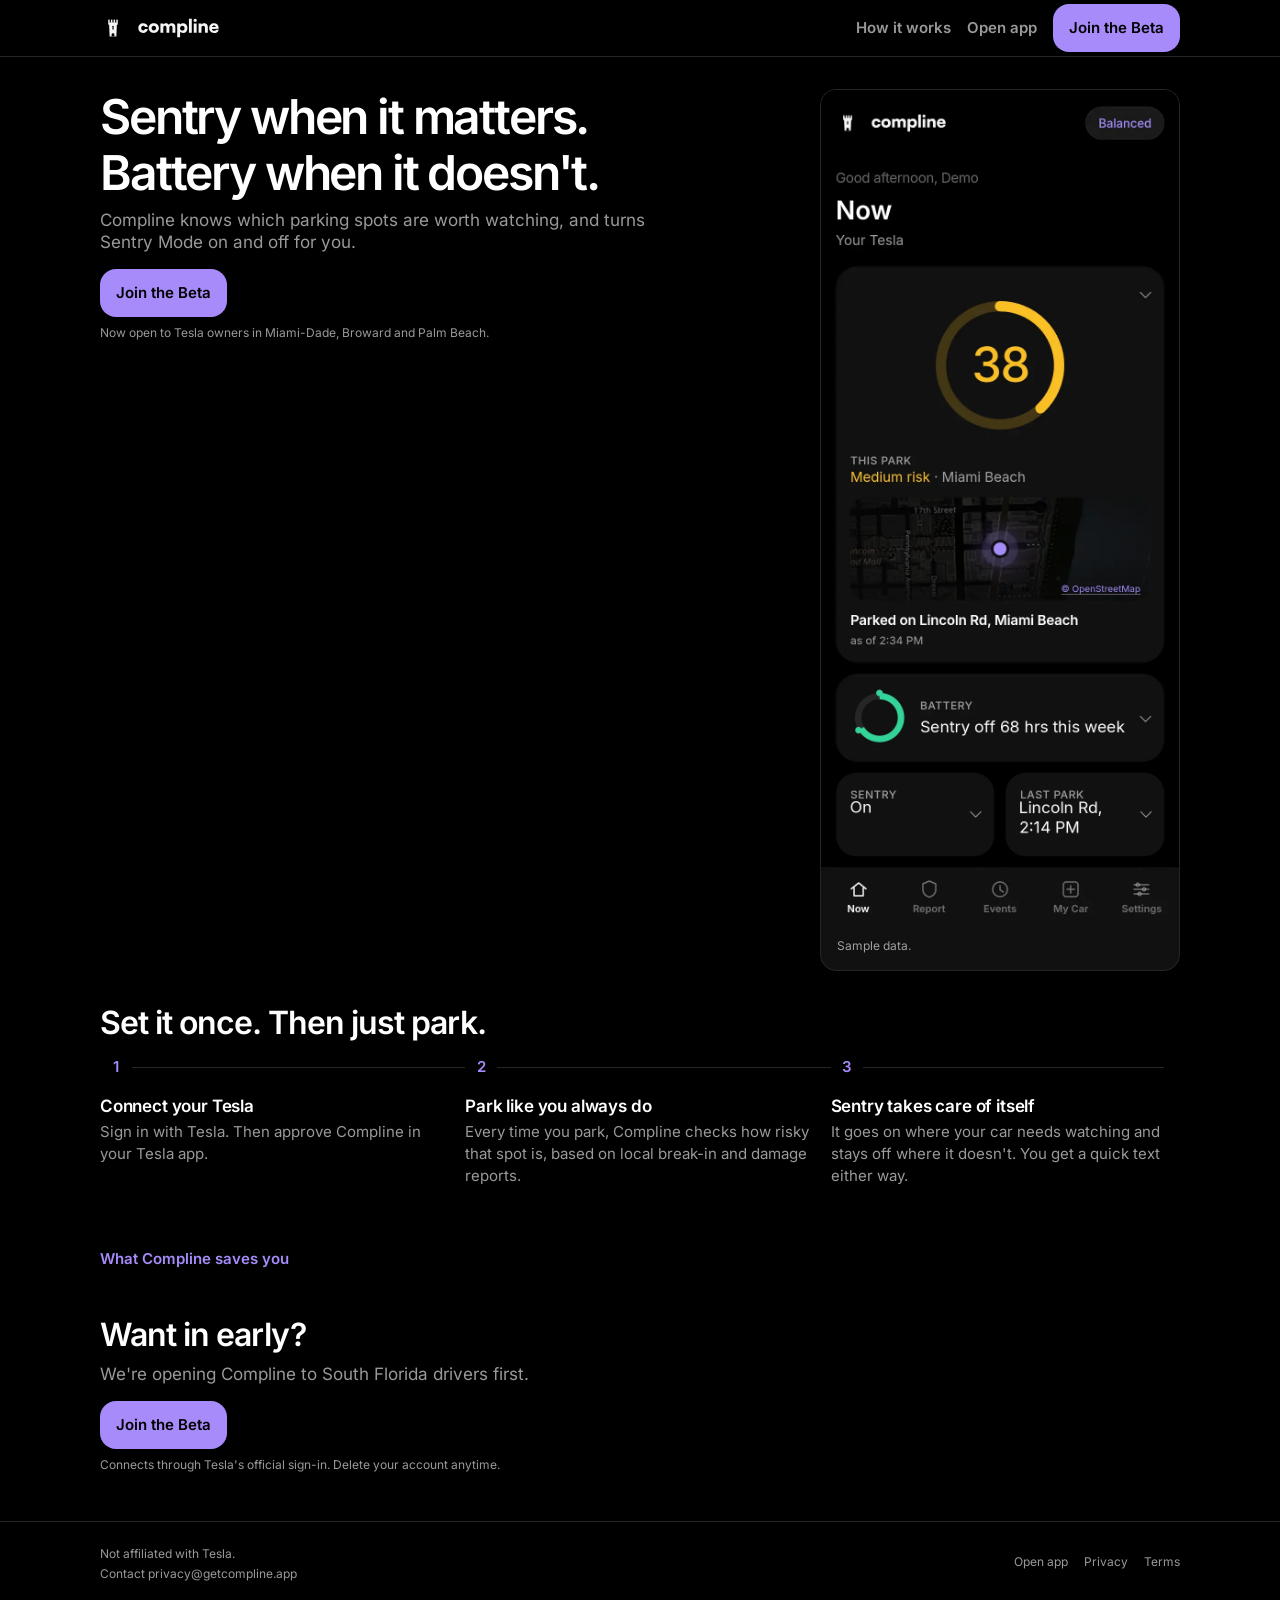
<file: index.html>
<!doctype html>
<html lang="en">
<head>
<meta charset="utf-8">
<meta name="viewport" content="width=device-width,initial-scale=1">
<meta name="theme-color" content="#000000">
<title>Compline — Sentry when it matters</title>
<meta name="description" content="Compline knows which parking spots are worth watching, and turns Sentry Mode on and off for you. Not affiliated with Tesla.">
<meta property="og:type" content="website">
<meta property="og:site_name" content="Compline">
<meta property="og:title" content="Compline: Sentry when it matters">
<meta property="og:description" content="Compline knows which parking spots are worth watching, and turns Sentry Mode on and off for you. Not affiliated with Tesla.">
<meta property="og:url" content="https://getcompline.app/">
<meta property="og:image" content="https://getcompline.app/assets/og.png">
<meta property="og:image:type" content="image/png">
<meta property="og:image:width" content="1200">
<meta property="og:image:height" content="630">
<meta property="og:image:alt" content="Compline. Sentry Mode when the spot needs it, not when it doesn't.">
<meta name="twitter:card" content="summary_large_image">
<meta name="twitter:title" content="Compline: Sentry when it matters">
<meta name="twitter:description" content="Compline knows which parking spots are worth watching, and turns Sentry Mode on and off for you. Not affiliated with Tesla.">
<meta name="twitter:image" content="https://getcompline.app/assets/og.png">
<meta name="twitter:image:alt" content="Compline. Sentry Mode when the spot needs it, not when it doesn't.">
<link rel="icon" href="/favicon.ico">
<link rel="icon" type="image/png" sizes="32x32" href="/favicon-32.png">
<link rel="apple-touch-icon" sizes="180x180" href="/apple-touch-icon.png">
<link rel="preload" href="/fonts/inter-latin.woff2" as="font" type="font/woff2" crossorigin>
<link rel="preload" href="/assets/now-screen-sample.webp?v=36cec28f" as="image">
<link rel="stylesheet" href="/css/site.css?v=5cb598fd">
</head>
<body class="mkt">
<a class="m-skip" href="#content">Skip to content</a>
<header class="m-top">
  <div class="m-wrap m-bar">
    <a class="m-logo" href="/">
      <img src="/assets/mark-icon.svg?v=36cec28f" alt="" width="26" height="26">
      <img src="/assets/mark-word.svg?v=36cec28f" alt="Compline" width="89" height="26">
      <span class="m-logo-text">Compline</span>
    </a>
    <nav class="m-nav" aria-label="Primary">
      <a class="m-nav-link" href="/how-it-works/">How it works</a>
      <a class="m-nav-link" href="https://app.getcompline.app/">Open app</a>
      <a class="m-btn" href="https://app.getcompline.app/login?mode=signup">Join the Beta</a>
      <details class="m-menu">
        <summary class="m-menu-btn">
          <span class="m-sr">Menu</span>
          <svg class="m-burger" width="24" height="24" viewBox="0 0 24 24" aria-hidden="true">
            <path d="M5 7h14M5 12h14M5 17h14" fill="none" stroke="currentColor" stroke-width="1.5" stroke-linecap="round"></path>
          </svg>
          <svg class="m-close" width="24" height="24" viewBox="0 0 24 24" aria-hidden="true">
            <path d="M7 7l10 10M17 7L7 17" fill="none" stroke="currentColor" stroke-width="1.5" stroke-linecap="round"></path>
          </svg>
        </summary>
        <div class="m-menu-panel">
          <a class="m-menu-link" href="/how-it-works/">How it works</a>
          <a class="m-menu-link" href="https://app.getcompline.app/">Open app</a>
        </div>
      </details>
    </nav>
  </div>
</header>

<main id="content">
  <section class="m-hero" aria-labelledby="hero-title">
    <div class="m-wrap m-hero-grid">
      <div>
        <h1 id="hero-title">Sentry when it matters. Battery when it doesn't.</h1>
        <p class="m-lede">Compline knows which parking spots are worth watching, and turns Sentry Mode on and off for you.</p>
        <div class="m-actions">
          <a class="m-btn m-btn-block" href="https://app.getcompline.app/login?mode=signup">Join the Beta</a>
        </div>
        <p class="m-note">Now open to Tesla owners in Miami-Dade, Broward and Palm Beach.</p>
      </div>
      <figure class="m-phone">
        <img src="/assets/now-screen-sample.webp?v=36cec28f" width="340" height="794" alt="Compline Now screen with sample data. Risk score 38, medium risk, on a dark map. Sentry is on, last park is Lincoln Road at 2:14 PM, and Sentry was off for 68 hours this week." fetchpriority="high">
        <figcaption>Sample data.</figcaption>
      </figure>
    </div>
  </section>

  <section class="m-section" id="how" aria-labelledby="how-title">
    <div class="m-wrap">
      <h2 id="how-title">Set it once. Then just park.</h2>
      <ol class="m-flow">
        <li>
          <span class="m-num" aria-hidden="true">1</span>
          <div>
            <h3>Connect your Tesla</h3>
            <p>Sign in with Tesla. Then approve Compline in your Tesla app.</p>
          </div>
        </li>
        <li>
          <span class="m-num" aria-hidden="true">2</span>
          <div>
            <h3>Park like you always do</h3>
            <p>Every time you park, Compline checks how risky that spot is, based on local break-in and damage reports.</p>
          </div>
        </li>
        <li>
          <span class="m-num" aria-hidden="true">3</span>
          <div>
            <h3>Sentry takes care of itself</h3>
            <p>It goes on where your car needs watching and stays off where it doesn't. You get a quick text either way.</p>
          </div>
        </li>
      </ol>
    </div>
  </section>

  <section class="m-section">
    <div class="m-wrap">
      <p class="m-more"><a class="m-text" href="/how-it-works/#savings">What Compline saves you</a></p>
    </div>
  </section>

  <section class="m-section m-end" aria-labelledby="beta-title">
    <div class="m-wrap">
      <h2 id="beta-title">Want in early?</h2>
      <p class="m-lede">We're opening Compline to South Florida drivers first.</p>
      <div class="m-actions">
        <a class="m-btn m-btn-block" href="https://app.getcompline.app/login?mode=signup">Join the Beta</a>
      </div>
      <p class="m-note">Connects through Tesla's official sign-in. Delete your account anytime.</p>
    </div>
  </section>
</main>

<footer class="m-foot">
  <div class="m-wrap m-foot-inner">
    <div>
      <p>Not affiliated with Tesla.</p>
      <p>Contact <a href="mailto:privacy@getcompline.app">privacy@getcompline.app</a></p>
    </div>
    <nav aria-label="Footer">
      <a href="https://app.getcompline.app/">Open app</a>
      <a href="/privacy.html">Privacy</a>
      <a href="/terms.html">Terms</a>
    </nav>
  </div>
</footer>
</body>
</html>
</file>
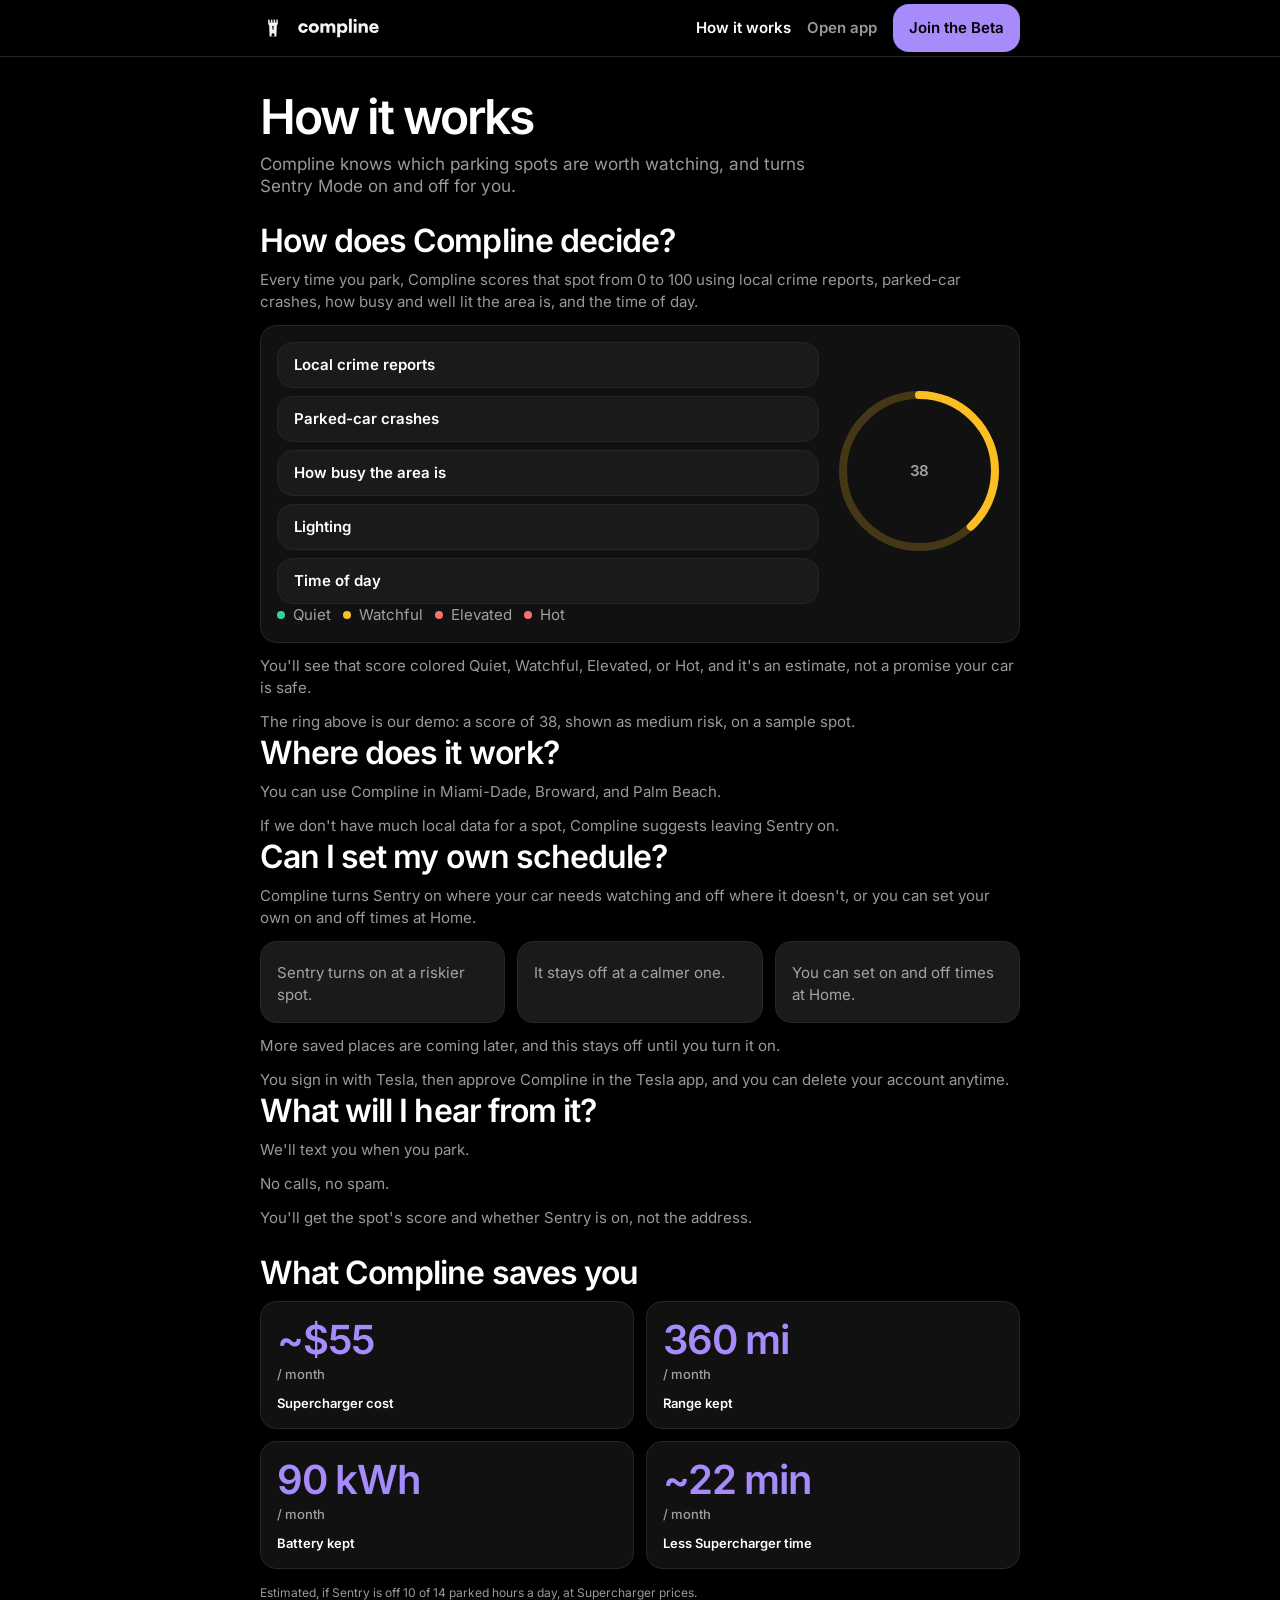
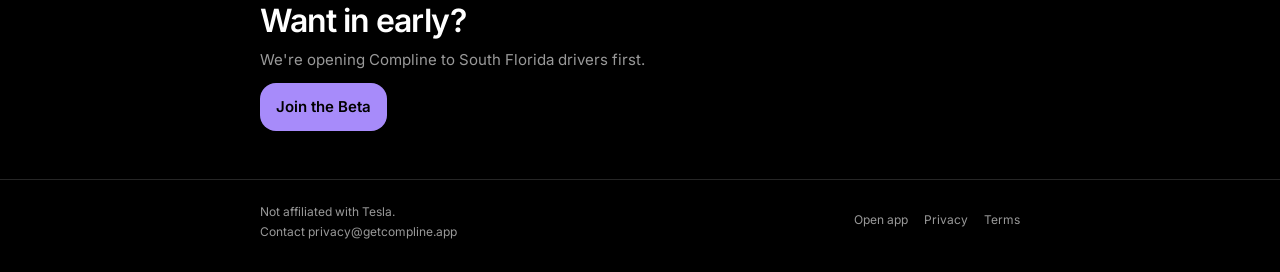
<file: how-it-works/index.html>
<!doctype html>
<html lang="en">
<head>
<meta charset="utf-8">
<meta name="viewport" content="width=device-width,initial-scale=1">
<meta name="theme-color" content="#000000">
<title>How it works · Compline</title>
<meta name="description" content="How Compline decides when Sentry should be on, where it works, and what it saves. Not affiliated with Tesla.">
<meta property="og:type" content="website">
<meta property="og:site_name" content="Compline">
<meta property="og:title" content="How it works · Compline">
<meta property="og:description" content="How Compline decides when Sentry should be on, where it works, and what it saves. Not affiliated with Tesla.">
<meta property="og:url" content="https://getcompline.app/how-it-works/">
<meta property="og:image" content="https://getcompline.app/assets/og.png">
<meta property="og:image:type" content="image/png">
<meta property="og:image:width" content="1200">
<meta property="og:image:height" content="630">
<meta property="og:image:alt" content="Compline. Sentry Mode when the spot needs it, not when it doesn't.">
<meta name="twitter:card" content="summary_large_image">
<meta name="twitter:title" content="How it works · Compline">
<meta name="twitter:description" content="How Compline decides when Sentry should be on, where it works, and what it saves. Not affiliated with Tesla.">
<meta name="twitter:image" content="https://getcompline.app/assets/og.png">
<meta name="twitter:image:alt" content="Compline. Sentry Mode when the spot needs it, not when it doesn't.">
<link rel="icon" href="/favicon.ico">
<link rel="icon" type="image/png" sizes="32x32" href="/favicon-32.png">
<link rel="apple-touch-icon" sizes="180x180" href="/apple-touch-icon.png">
<link rel="preload" href="/fonts/inter-latin.woff2" as="font" type="font/woff2" crossorigin>
<link rel="stylesheet" href="/css/site.css?v=5cb598fd">
</head>
<body class="mkt">
<a class="m-skip" href="#content">Skip to content</a>
<header class="m-top">
  <div class="m-wrap m-narrow m-bar">
    <a class="m-logo" href="/">
      <img src="/assets/mark-icon.svg?v=36cec28f" alt="" width="26" height="26">
      <img src="/assets/mark-word.svg?v=36cec28f" alt="Compline" width="89" height="26">
      <span class="m-logo-text">Compline</span>
    </a>
    <nav class="m-nav" aria-label="Primary">
      <a class="m-nav-link" href="/how-it-works/" aria-current="page">How it works</a>
      <a class="m-nav-link" href="https://app.getcompline.app/">Open app</a>
      <a class="m-btn" href="https://app.getcompline.app/login?mode=signup">Join the Beta</a>
      <details class="m-menu">
        <summary class="m-menu-btn">
          <span class="m-sr">Menu</span>
          <svg class="m-burger" width="24" height="24" viewBox="0 0 24 24" aria-hidden="true">
            <path d="M5 7h14M5 12h14M5 17h14" fill="none" stroke="currentColor" stroke-width="1.5" stroke-linecap="round"></path>
          </svg>
          <svg class="m-close" width="24" height="24" viewBox="0 0 24 24" aria-hidden="true">
            <path d="M7 7l10 10M17 7L7 17" fill="none" stroke="currentColor" stroke-width="1.5" stroke-linecap="round"></path>
          </svg>
        </summary>
        <div class="m-menu-panel">
          <a class="m-menu-link" href="/how-it-works/" aria-current="page">How it works</a>
          <a class="m-menu-link" href="https://app.getcompline.app/">Open app</a>
        </div>
      </details>
    </nav>
  </div>
</header>

<main id="content" class="m-wrap m-narrow m-section m-end">
  <h1>How it works</h1>
  <p class="m-lede">Compline knows which parking spots are worth watching, and turns Sentry Mode on and off for you.</p>

  <div class="m-prose">
    <h2>How does Compline decide?</h2>
    <p>Every time you park, Compline scores that spot from 0 to 100 using local crime reports, parked-car crashes, how busy and well lit the area is, and the time of day.</p>
    <div class="m-card">
      <div class="m-score-layout">
        <ul class="m-inputs">
          <li>Local crime reports</li>
          <li>Parked-car crashes</li>
          <li>How busy the area is</li>
          <li>Lighting</li>
          <li>Time of day</li>
        </ul>
        <div class="m-gauge" aria-hidden="true">
          <svg width="168" height="168" viewBox="0 0 168 168">
            <circle class="m-ring-track" cx="84" cy="84" r="76"></circle>
            <circle class="m-ring-fill" cx="84" cy="84" r="76"></circle>
          </svg>
          <p class="m-score">38</p>
        </div>
      </div>
      <ul class="m-bands" aria-label="Score colors">
        <li><span class="m-dot m-dot-quiet" aria-hidden="true"></span>Quiet</li>
        <li><span class="m-dot m-dot-watchful" aria-hidden="true"></span>Watchful</li>
        <li><span class="m-dot m-dot-elevated" aria-hidden="true"></span>Elevated</li>
        <li><span class="m-dot m-dot-hot" aria-hidden="true"></span>Hot</li>
      </ul>
    </div>
    <p>You'll see that score colored Quiet, Watchful, Elevated, or Hot, and it's an estimate, not a promise your car is safe.</p>
    <p>The ring above is our demo: a score of 38, shown as medium risk, on a sample spot.</p>

    <h2>Where does it work?</h2>
    <p>You can use Compline in Miami-Dade, Broward, and Palm Beach.</p>
    <p>If we don't have much local data for a spot, Compline suggests leaving Sentry on.</p>

    <h2>Can I set my own schedule?</h2>
    <p>Compline turns Sentry on where your car needs watching and off where it doesn't, or you can set your own on and off times at Home.</p>
    <ol class="m-timeline">
      <li><p>Sentry turns on at a riskier spot.</p></li>
      <li><p>It stays off at a calmer one.</p></li>
      <li><p>You can set on and off times at Home.</p></li>
    </ol>
    <p>More saved places are coming later, and this stays off until you turn it on.</p>
    <p>You sign in with Tesla, then approve Compline in the Tesla app, and you can delete your account anytime.</p>

    <h2>What will I hear from it?</h2>
    <p>We'll text you when you park.</p>
    <p>No calls, no spam.</p>
    <p>You'll get the spot's score and whether Sentry is on, not the address.</p>

    <div class="m-save" id="savings">
      <h2>What Compline saves you</h2>
      <ul class="m-stats">
        <li>
          <p class="m-stat-num">~$55</p>
          <p class="m-stat-per">/ month</p>
          <p class="m-stat-label">Supercharger cost</p>
        </li>
        <li>
          <p class="m-stat-num">360 mi</p>
          <p class="m-stat-per">/ month</p>
          <p class="m-stat-label">Range kept</p>
        </li>
        <li>
          <p class="m-stat-num">90 kWh</p>
          <p class="m-stat-per">/ month</p>
          <p class="m-stat-label">Battery kept</p>
        </li>
        <li>
          <p class="m-stat-num">~22 min</p>
          <p class="m-stat-per">/ month</p>
          <p class="m-stat-label">Less Supercharger time</p>
        </li>
      </ul>
      <p class="m-note">Estimated, if Sentry is off 10 of 14 parked hours a day, at Supercharger prices.</p>
    </div>

    <h2>Want in early?</h2>
    <p>We're opening Compline to South Florida drivers first.</p>
    <p class="m-more"><a class="m-btn" href="https://app.getcompline.app/login?mode=signup">Join the Beta</a></p>
  </div>
</main>

<footer class="m-foot">
  <div class="m-wrap m-narrow m-foot-inner">
    <div>
      <p>Not affiliated with Tesla.</p>
      <p>Contact <a href="mailto:privacy@getcompline.app">privacy@getcompline.app</a></p>
    </div>
    <nav aria-label="Footer">
      <a href="https://app.getcompline.app/">Open app</a>
      <a href="/privacy.html">Privacy</a>
      <a href="/terms.html">Terms</a>
    </nav>
  </div>
</footer>
</body>
</html>
</file>
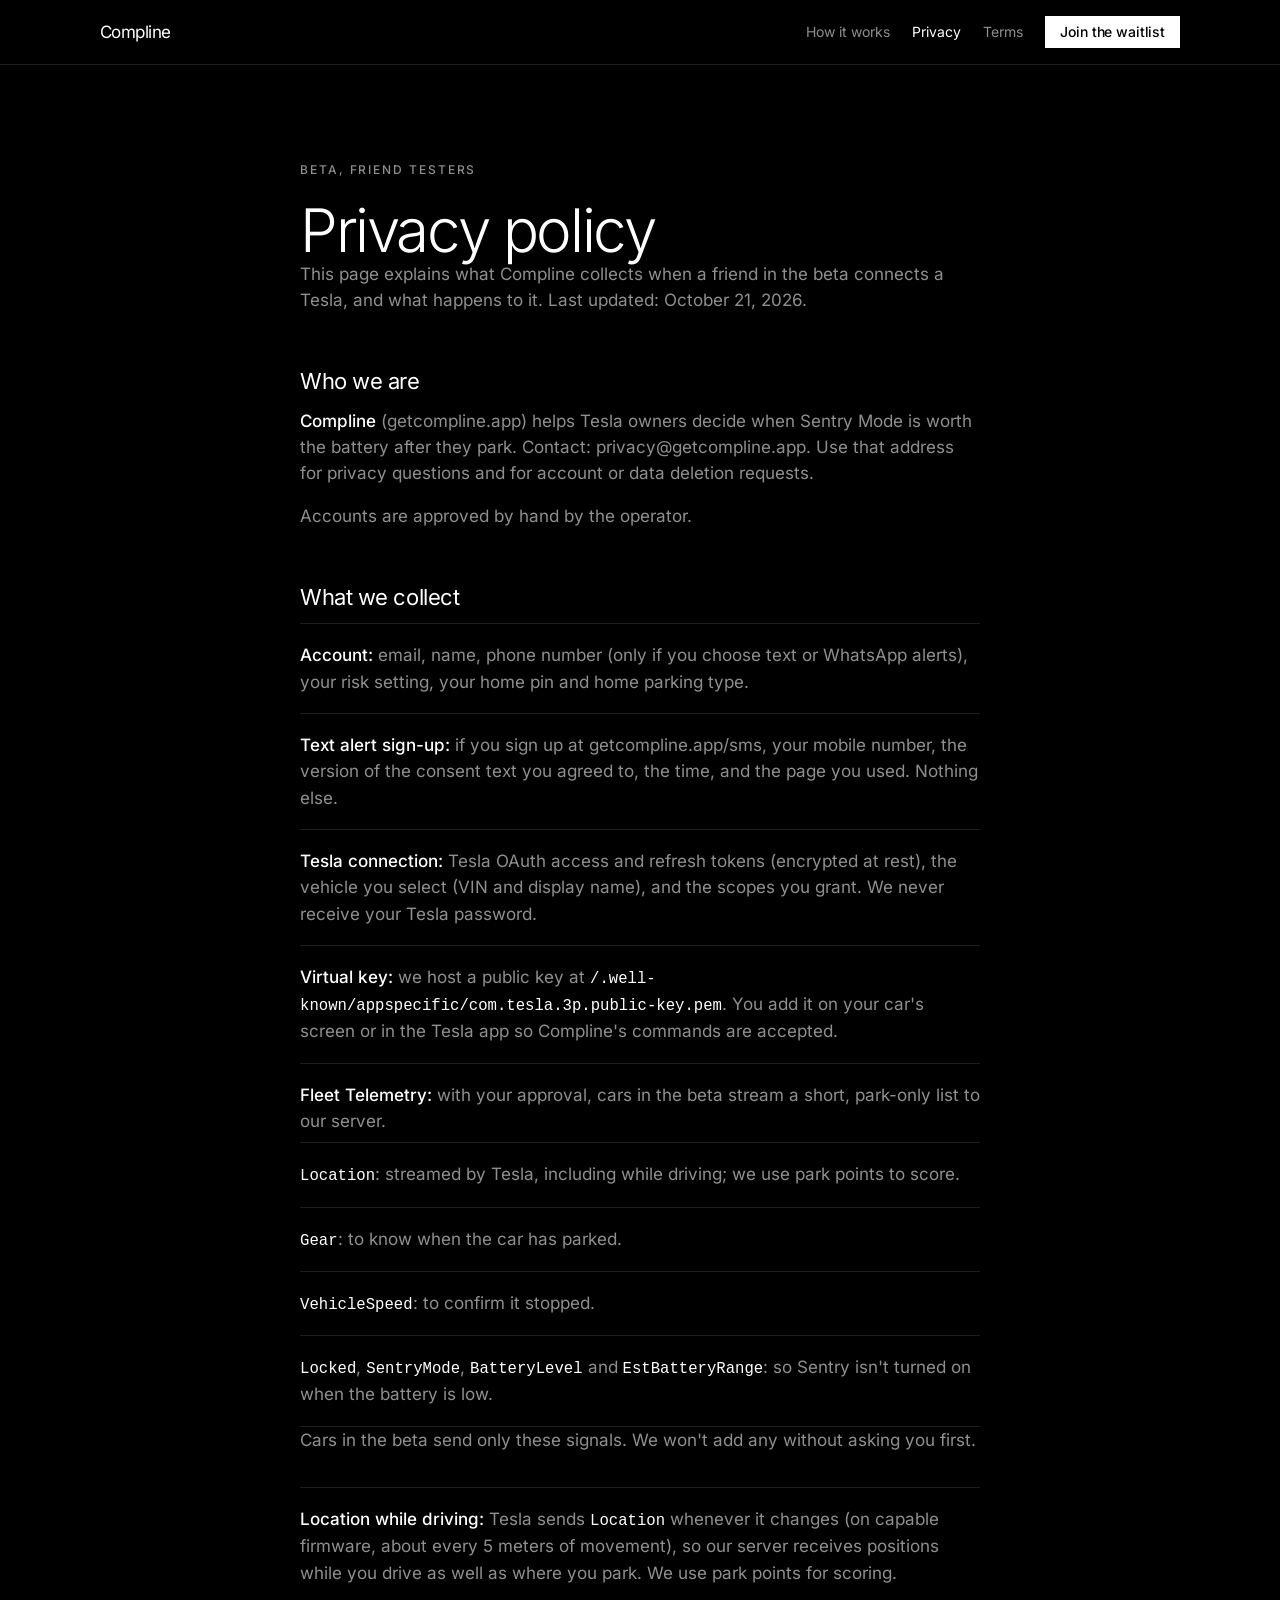
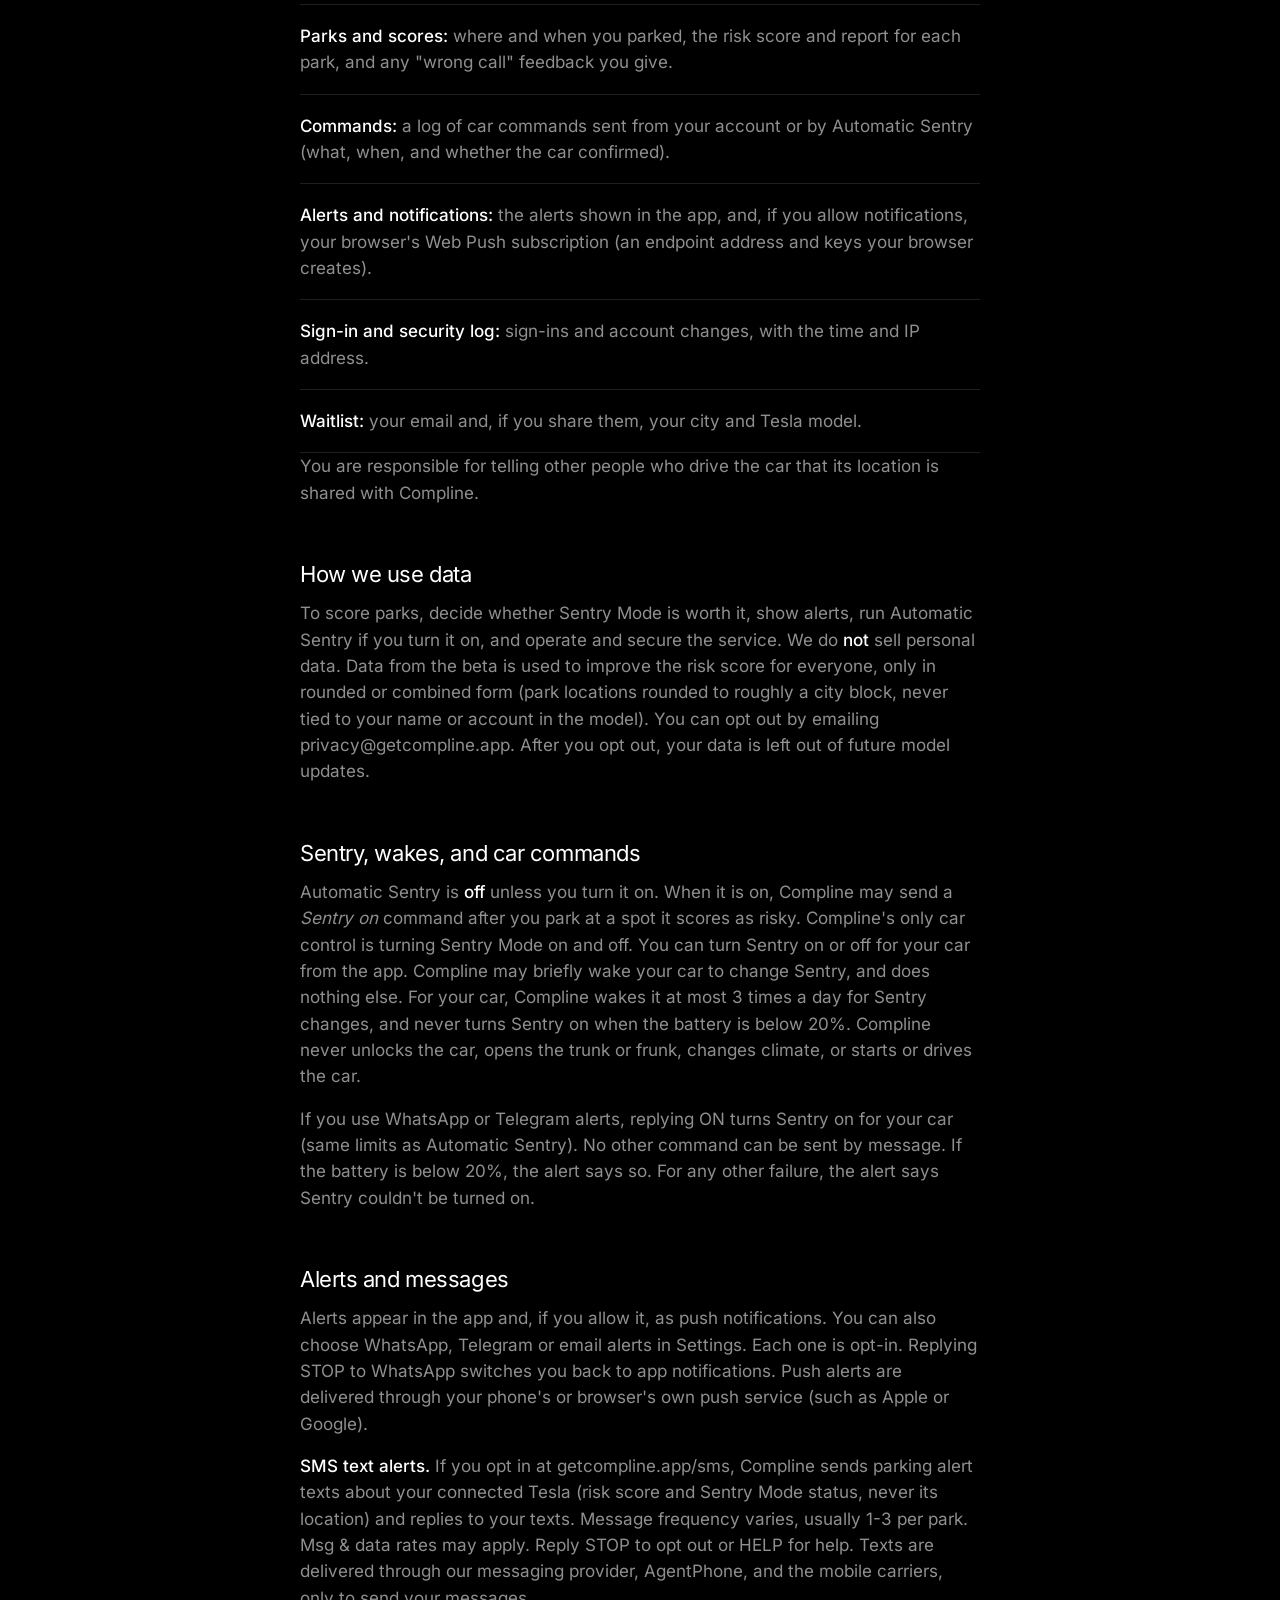
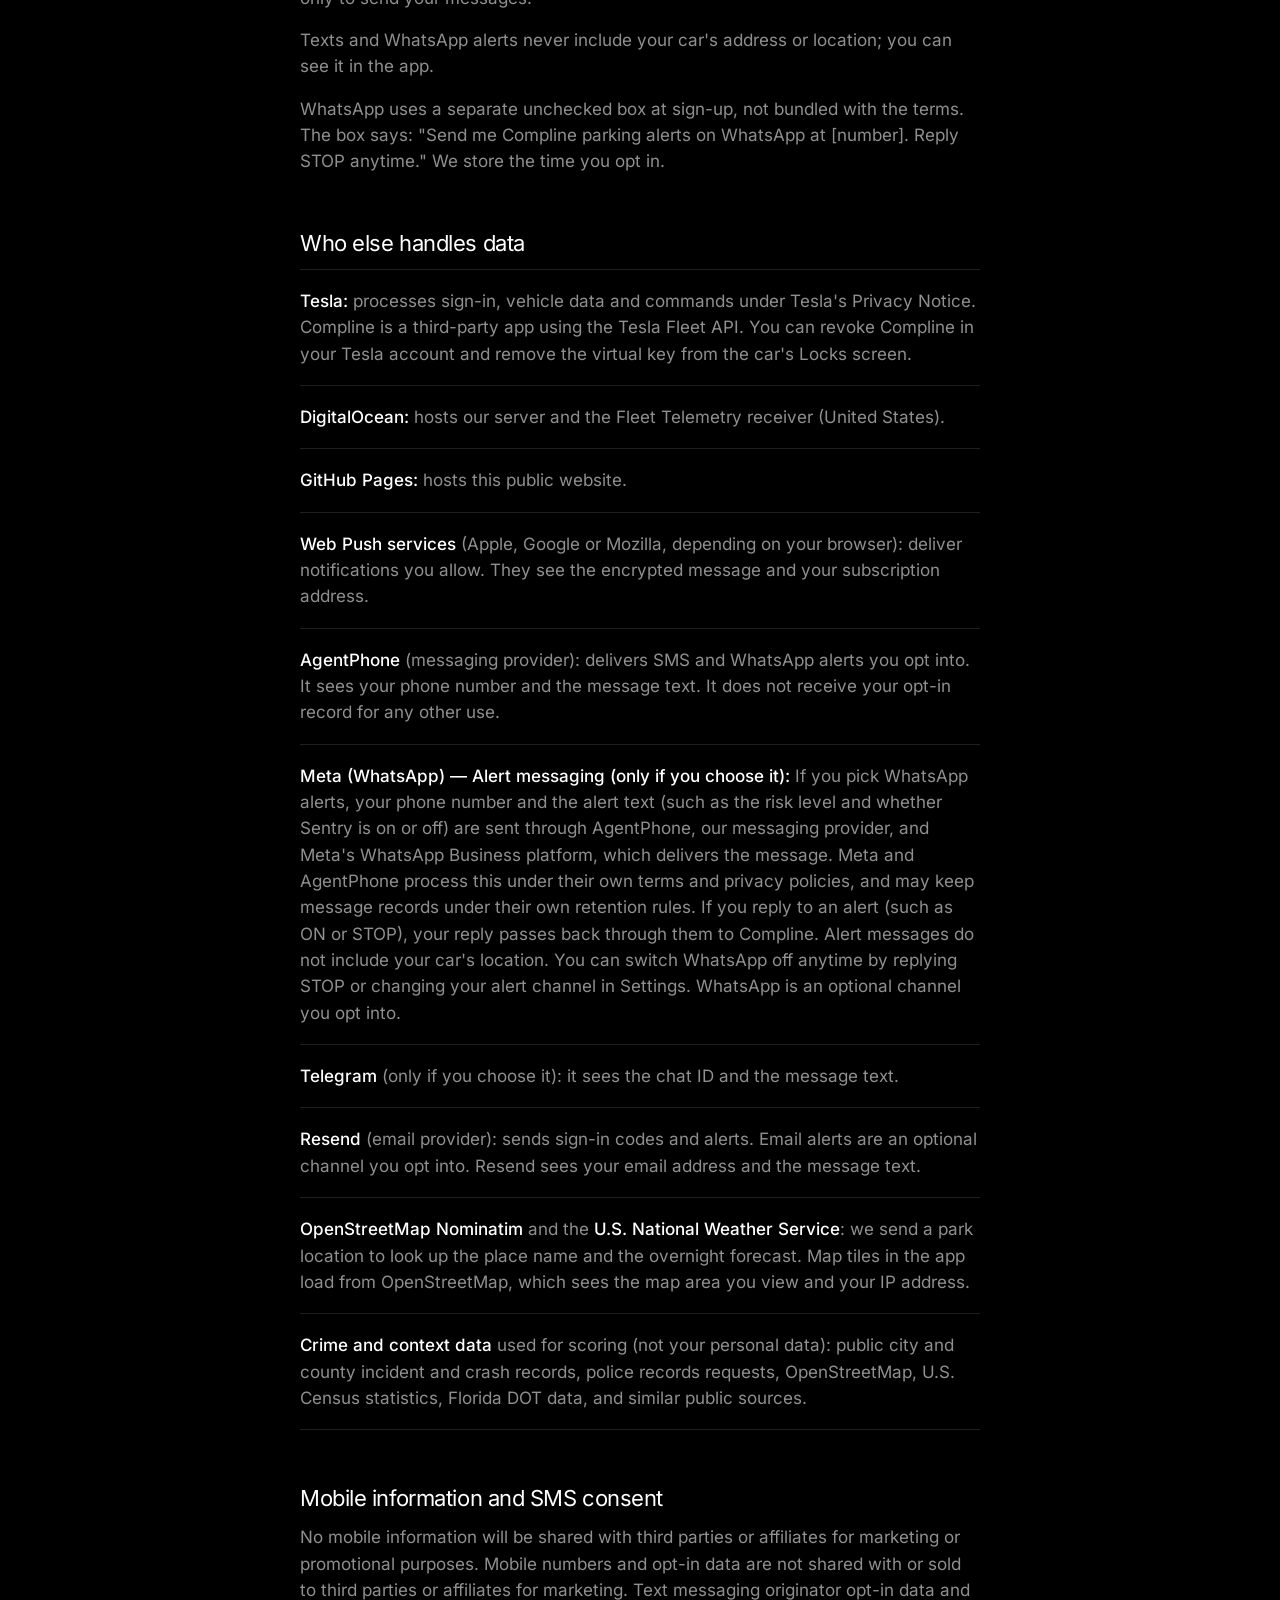
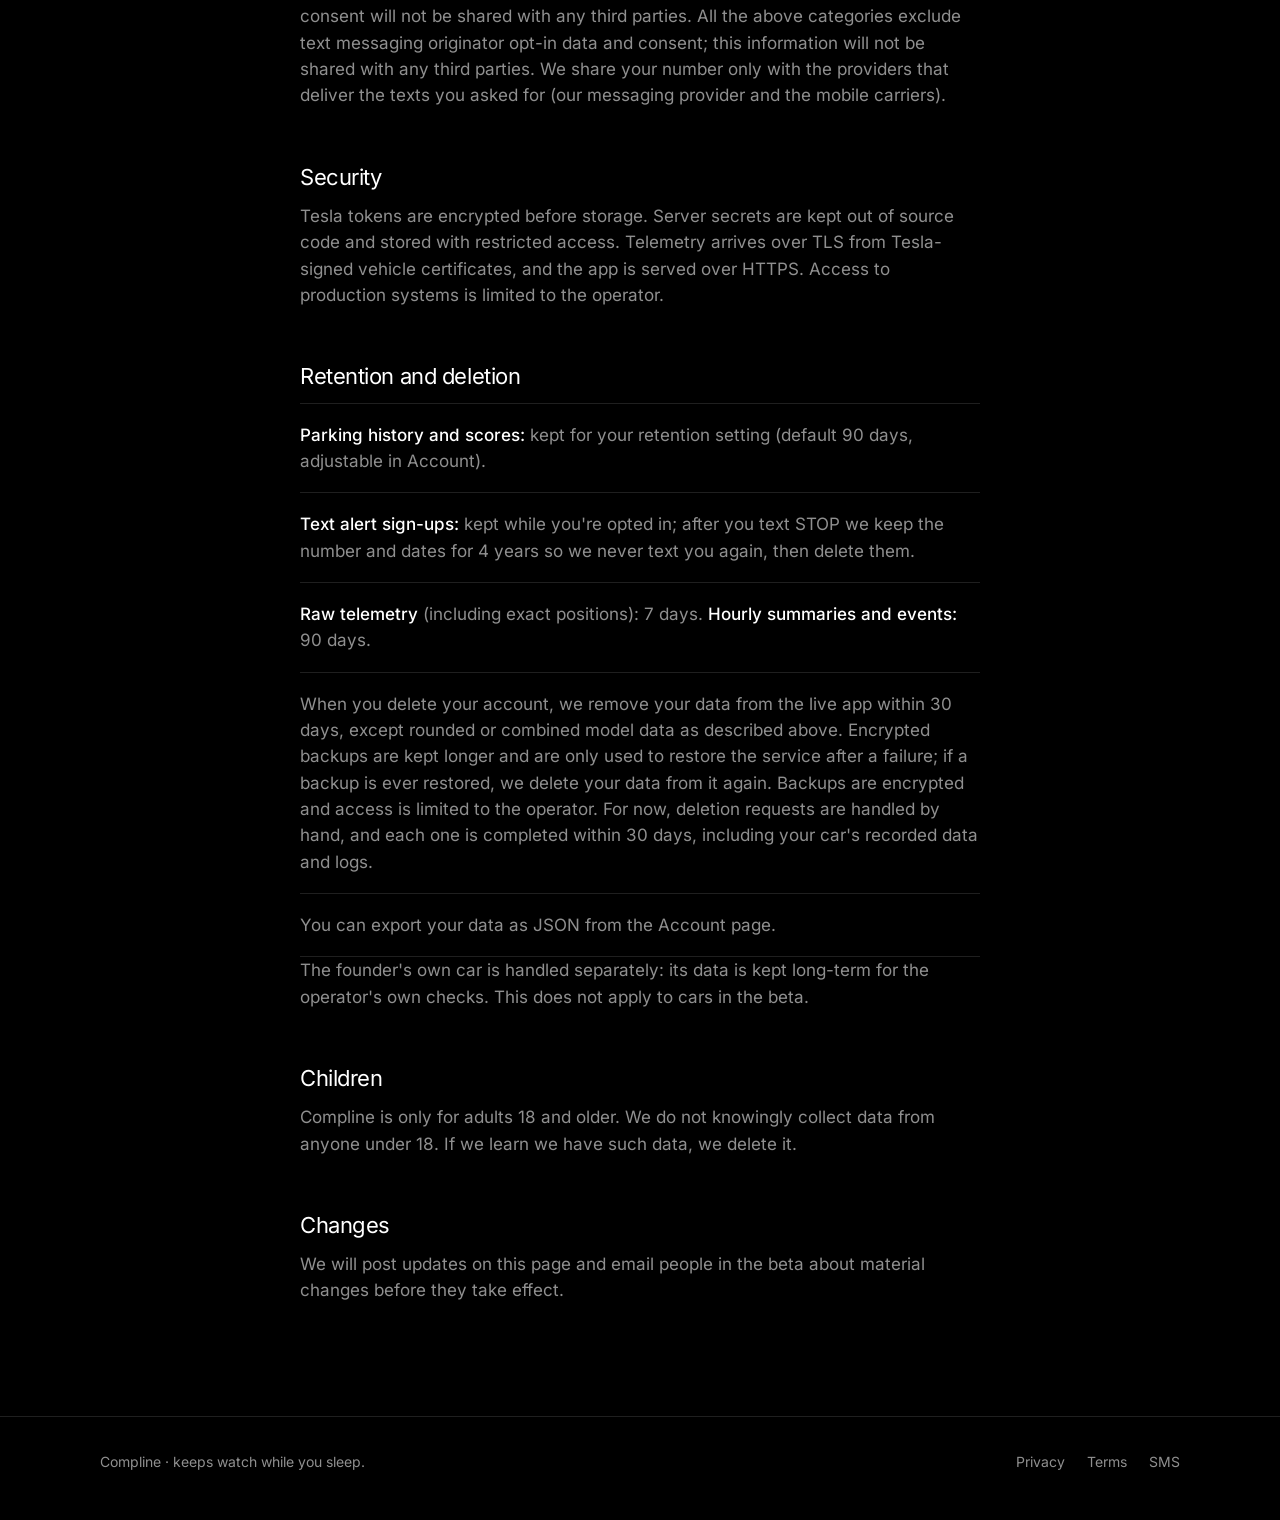
<file: privacy.html>
<!doctype html>
<html lang="en">
<head>
<meta charset="utf-8">
<meta name="viewport" content="width=device-width,initial-scale=1">
<meta name="theme-color" content="#000000">
<title>Privacy · Compline</title>
<meta name="description" content="How Compline handles your Tesla connection and parking data. You stay in control. Not affiliated with Tesla.">
<meta property="og:type" content="website">
<meta property="og:site_name" content="Compline">
<meta property="og:title" content="Privacy · Compline">
<meta property="og:description" content="How Compline handles your Tesla connection and parking data. You stay in control. Not affiliated with Tesla.">
<meta property="og:url" content="https://getcompline.app/privacy.html">
<meta property="og:image" content="https://getcompline.app/assets/og.png">
<meta property="og:image:type" content="image/png">
<meta property="og:image:width" content="1200">
<meta property="og:image:height" content="630">
<meta property="og:image:alt" content="Compline. Sentry Mode when the spot needs it, not when it doesn't.">
<meta name="twitter:card" content="summary_large_image">
<meta name="twitter:title" content="Privacy · Compline">
<meta name="twitter:description" content="How Compline handles your Tesla connection and parking data. You stay in control. Not affiliated with Tesla.">
<meta name="twitter:image" content="https://getcompline.app/assets/og.png">
<meta name="twitter:image:alt" content="Compline. Sentry Mode when the spot needs it, not when it doesn't.">
<link rel="icon" href="/favicon.ico">
<link rel="icon" type="image/png" sizes="32x32" href="/favicon-32.png">
<link rel="apple-touch-icon" sizes="180x180" href="/apple-touch-icon.png">
<link rel="preload" href="/fonts/inter-latin.woff2" as="font" type="font/woff2" crossorigin>
<link rel="stylesheet" href="/css/site.css?v=5cb598fd">
</head>
<body>
<header class="top">
  <div class="wrap top-inner">
    <a class="brand" href="/index.html">Compline</a>
    <nav class="nav" aria-label="Primary">
      <a href="/index.html#how">How it works</a>
      <a href="/privacy.html" aria-current="page">Privacy</a>
      <a href="/terms.html">Terms</a>
      <a class="btn" href="https://app.getcompline.app/login?mode=signup">Join the waitlist</a>
    </nav>
  </div>
</header>

<main class="wrap narrow legal">
  <p class="kicker">Beta, friend testers</p>
  <h1>Privacy policy</h1>
  <p>This page explains what Compline collects when a friend in the beta connects a Tesla, and what happens to it. Last updated: October 21, 2026.</p>

  <h2>Who we are</h2>
  <p><strong>Compline</strong> (getcompline.app) helps Tesla owners decide when Sentry Mode is worth the battery after they park. Contact: <a href="mailto:privacy@getcompline.app">privacy@getcompline.app</a>. Use that address for privacy questions and for account or data deletion requests.</p>
  <p>Accounts are approved by hand by the operator.</p>

  <h2>What we collect</h2>
  <ul>
    <li><strong>Account:</strong> email, name, phone number (only if you choose text or WhatsApp alerts), your risk setting, your home pin and home parking type.</li>
    <li><strong>Text alert sign-up:</strong> if you sign up at <a href="/sms.html">getcompline.app/sms</a>, your mobile number, the version of the consent text you agreed to, the time, and the page you used. Nothing else.</li>
    <li><strong>Tesla connection:</strong> Tesla OAuth access and refresh tokens (encrypted at rest), the vehicle you select (VIN and display name), and the scopes you grant. We never receive your Tesla password.</li>
    <li><strong>Virtual key:</strong> we host a public key at <code>/.well-known/appspecific/com.tesla.3p.public-key.pem</code>. You add it on your car's screen or in the Tesla app so Compline's commands are accepted.</li>
    <li><strong>Fleet Telemetry:</strong> with your approval, cars in the beta stream a short, park-only list to our server.
      <ul>
        <li><code>Location</code>: streamed by Tesla, including while driving; we use park points to score.</li>
        <li><code>Gear</code>: to know when the car has parked.</li>
        <li><code>VehicleSpeed</code>: to confirm it stopped.</li>
        <li><code>Locked</code>, <code>SentryMode</code>, <code>BatteryLevel</code> and <code>EstBatteryRange</code>: so Sentry isn't turned on when the battery is low.</li>
      </ul>
      <p>Cars in the beta send only these signals. We won't add any without asking you first.</p>
    </li>
    <li><strong>Location while driving:</strong> Tesla sends <code>Location</code> whenever it changes (on capable firmware, about every 5 meters of movement), so our server receives positions while you drive as well as where you park. We use park points for scoring.</li>
    <li><strong>Parks and scores:</strong> where and when you parked, the risk score and report for each park, and any "wrong call" feedback you give.</li>
    <li><strong>Commands:</strong> a log of car commands sent from your account or by Automatic Sentry (what, when, and whether the car confirmed).</li>
    <li><strong>Alerts and notifications:</strong> the alerts shown in the app, and, if you allow notifications, your browser's Web Push subscription (an endpoint address and keys your browser creates).</li>
    <li><strong>Sign-in and security log:</strong> sign-ins and account changes, with the time and IP address.</li>
    <li><strong>Waitlist:</strong> your email and, if you share them, your city and Tesla model.</li>
  </ul>
  <p>You are responsible for telling other people who drive the car that its location is shared with Compline.</p>

  <h2>How we use data</h2>
  <p>To score parks, decide whether Sentry Mode is worth it, show alerts, run Automatic Sentry if you turn it on, and operate and secure the service. We do <strong>not</strong> sell personal data. Data from the beta is used to improve the risk score for everyone, only in rounded or combined form (park locations rounded to roughly a city block, never tied to your name or account in the model). You can opt out by emailing <a href="mailto:privacy@getcompline.app">privacy@getcompline.app</a>. After you opt out, your data is left out of future model updates.</p>

  <h2>Sentry, wakes, and car commands</h2>
  <p>Automatic Sentry is <strong>off</strong> unless you turn it on. When it is on, Compline may send a <em>Sentry on</em> command after you park at a spot it scores as risky. Compline's only car control is turning Sentry Mode on and off. You can turn Sentry on or off for your car from the app. Compline may briefly wake your car to change Sentry, and does nothing else. For your car, Compline wakes it at most 3 times a day for Sentry changes, and never turns Sentry on when the battery is below 20%. Compline never unlocks the car, opens the trunk or frunk, changes climate, or starts or drives the car.</p>
  <p>If you use WhatsApp or Telegram alerts, replying ON turns Sentry on for your car (same limits as Automatic Sentry). No other command can be sent by message. If the battery is below 20%, the alert says so. For any other failure, the alert says Sentry couldn't be turned on.</p>

  <h2>Alerts and messages</h2>
  <p>Alerts appear in the app and, if you allow it, as push notifications. You can also choose WhatsApp, Telegram or email alerts in Settings. Each one is opt-in. Replying STOP to WhatsApp switches you back to app notifications. Push alerts are delivered through your phone's or browser's own push service (such as Apple or Google).</p>
  <p><strong>SMS text alerts.</strong> If you opt in at <a href="/sms.html">getcompline.app/sms</a>, Compline sends parking alert texts about your connected Tesla (risk score and Sentry Mode status, never its location) and replies to your texts. Message frequency varies, usually 1-3 per park. Msg &amp; data rates may apply. Reply STOP to opt out or HELP for help. Texts are delivered through our messaging provider, AgentPhone, and the mobile carriers, only to send your messages.</p>
  <p>Texts and WhatsApp alerts never include your car's address or location; you can see it in the app.</p>
  <p>WhatsApp uses a separate unchecked box at sign-up, not bundled with the terms. The box says: "Send me Compline parking alerts on WhatsApp at [number]. Reply STOP anytime." We store the time you opt in.</p>

  <h2>Who else handles data</h2>
  <ul>
    <li><strong>Tesla:</strong> processes sign-in, vehicle data and commands under Tesla's Privacy Notice. Compline is a third-party app using the Tesla Fleet API. You can revoke Compline in your Tesla account and remove the virtual key from the car's Locks screen.</li>
    <li><strong>DigitalOcean:</strong> hosts our server and the Fleet Telemetry receiver (United States).</li>
    <li><strong>GitHub Pages:</strong> hosts this public website.</li>
    <li><strong>Web Push services</strong> (Apple, Google or Mozilla, depending on your browser): deliver notifications you allow. They see the encrypted message and your subscription address.</li>
    <li><strong>AgentPhone</strong> (messaging provider): delivers SMS and WhatsApp alerts you opt into. It sees your phone number and the message text. It does not receive your opt-in record for any other use.</li>
    <li><strong>Meta (WhatsApp) — Alert messaging (only if you choose it):</strong> If you pick WhatsApp alerts, your phone number and the alert text (such as the risk level and whether Sentry is on or off) are sent through AgentPhone, our messaging provider, and Meta's WhatsApp Business platform, which delivers the message. Meta and AgentPhone process this under their own terms and privacy policies, and may keep message records under their own retention rules. If you reply to an alert (such as ON or STOP), your reply passes back through them to Compline. Alert messages do not include your car's location. You can switch WhatsApp off anytime by replying STOP or changing your alert channel in Settings. WhatsApp is an optional channel you opt into.</li>
    <li><strong>Telegram</strong> (only if you choose it): it sees the chat ID and the message text.</li>
    <li><strong>Resend</strong> (email provider): sends sign-in codes and alerts. Email alerts are an optional channel you opt into. Resend sees your email address and the message text.</li>
    <li><strong>OpenStreetMap Nominatim</strong> and the <strong>U.S. National Weather Service</strong>: we send a park location to look up the place name and the overnight forecast. Map tiles in the app load from OpenStreetMap, which sees the map area you view and your IP address.</li>
    <li><strong>Crime and context data</strong> used for scoring (not your personal data): public city and county incident and crash records, police records requests, OpenStreetMap, U.S. Census statistics, Florida DOT data, and similar public sources.</li>
  </ul>

  <h2>Mobile information and SMS consent</h2>
  <p>No mobile information will be shared with third parties or affiliates for marketing or promotional purposes. Mobile numbers and opt-in data are not shared with or sold to third parties or affiliates for marketing. Text messaging originator opt-in data and consent will not be shared with any third parties. All the above categories exclude text messaging originator opt-in data and consent; this information will not be shared with any third parties. We share your number only with the providers that deliver the texts you asked for (our messaging provider and the mobile carriers).</p>

  <h2>Security</h2>
  <p>Tesla tokens are encrypted before storage. Server secrets are kept out of source code and stored with restricted access. Telemetry arrives over TLS from Tesla-signed vehicle certificates, and the app is served over HTTPS. Access to production systems is limited to the operator.</p>

  <h2>Retention and deletion</h2>
  <ul>
    <li><strong>Parking history and scores:</strong> kept for your retention setting (default 90 days, adjustable in Account).</li>
    <li><strong>Text alert sign-ups:</strong> kept while you're opted in; after you text STOP we keep the number and dates for 4 years so we never text you again, then delete them.</li>
    <li><strong>Raw telemetry</strong> (including exact positions): 7 days. <strong>Hourly summaries and events:</strong> 90 days.</li>
    <li>When you delete your account, we remove your data from the live app within 30 days, except rounded or combined model data as described above. Encrypted backups are kept longer and are only used to restore the service after a failure; if a backup is ever restored, we delete your data from it again. Backups are encrypted and access is limited to the operator. For now, deletion requests are handled by hand, and each one is completed within 30 days, including your car's recorded data and logs.</li>
    <li>You can export your data as JSON from the Account page.</li>
  </ul>
  <p>The founder's own car is handled separately: its data is kept long-term for the operator's own checks. This does not apply to cars in the beta.</p>

  <h2>Children</h2>
  <p>Compline is only for adults 18 and older. We do not knowingly collect data from anyone under 18. If we learn we have such data, we delete it.</p>

  <h2>Changes</h2>
  <p>We will post updates on this page and email people in the beta about material changes before they take effect.</p>
</main>

<footer class="footer">
  <div class="wrap footer-inner">
    <div>Compline · keeps watch while you sleep.</div>
    <nav aria-label="Legal">
      <a href="/privacy.html">Privacy</a>
      <a href="/terms.html">Terms</a>
      <a href="/sms.html">SMS</a>
    </nav>
  </div>
</footer>
</body>
</html>
</file>
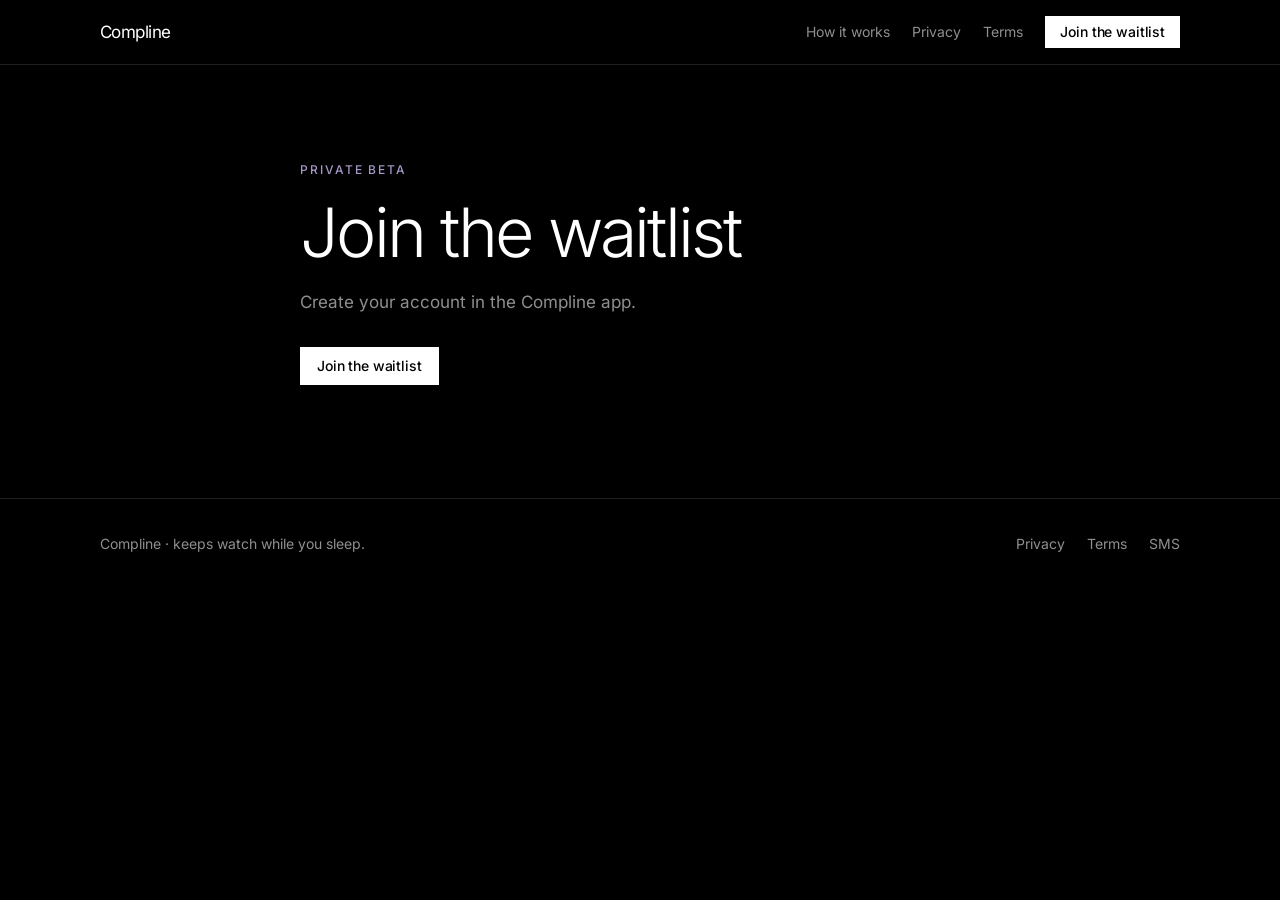
<file: signup.html>
<!doctype html>
<html lang="en">
<head>
<meta charset="utf-8">
<meta name="viewport" content="width=device-width,initial-scale=1">
<meta name="theme-color" content="#000000">
<title>Join the waitlist · Compline</title>
<meta name="description" content="Create a Compline account. Protection where you park, battery savings where you don't need it. Not affiliated with Tesla.">
<meta property="og:type" content="website">
<meta property="og:site_name" content="Compline">
<meta property="og:title" content="Join the waitlist · Compline">
<meta property="og:description" content="Create a Compline account. Protection where you park, battery savings where you don't need it. Not affiliated with Tesla.">
<meta property="og:url" content="https://getcompline.app/signup.html">
<meta property="og:image" content="https://getcompline.app/assets/og.png">
<meta property="og:image:type" content="image/png">
<meta property="og:image:width" content="1200">
<meta property="og:image:height" content="630">
<meta property="og:image:alt" content="Compline. Sentry Mode when the spot needs it, not when it doesn't.">
<meta name="twitter:card" content="summary_large_image">
<meta name="twitter:title" content="Join the waitlist · Compline">
<meta name="twitter:description" content="Create a Compline account. Protection where you park, battery savings where you don't need it. Not affiliated with Tesla.">
<meta name="twitter:image" content="https://getcompline.app/assets/og.png">
<meta name="twitter:image:alt" content="Compline. Sentry Mode when the spot needs it, not when it doesn't.">
<link rel="icon" href="/favicon.ico">
<link rel="icon" type="image/png" sizes="32x32" href="/favicon-32.png">
<link rel="apple-touch-icon" sizes="180x180" href="/apple-touch-icon.png">
<link rel="preload" href="/fonts/inter-latin.woff2" as="font" type="font/woff2" crossorigin>
<link rel="stylesheet" href="/css/site.css?v=5cb598fd">
</head>
<body>
<header class="top">
  <div class="wrap top-inner">
    <a class="brand" href="/index.html">Compline</a>
    <nav class="nav" aria-label="Primary">
      <a href="/index.html#how">How it works</a>
      <a href="/privacy.html">Privacy</a>
      <a href="/terms.html">Terms</a>
      <a class="btn" href="https://app.getcompline.app/login?mode=signup">Join the waitlist</a>
    </nav>
  </div>
</header>

<main class="wrap narrow page">
  <p class="kicker">Private beta</p>
  <h1>Join the waitlist</h1>
  <p class="sub">Create your account in the Compline app.</p>
  <p class="hero-actions">
    <a class="btn" href="https://app.getcompline.app/login?mode=signup">Join the waitlist</a>
  </p>
</main>

<footer class="footer">
  <div class="wrap footer-inner">
    <div>Compline · keeps watch while you sleep.</div>
    <nav aria-label="Legal">
      <a href="/privacy.html">Privacy</a>
      <a href="/terms.html">Terms</a>
      <a href="/sms.html">SMS</a>
    </nav>
  </div>
</footer>
</body>
</html>
</file>
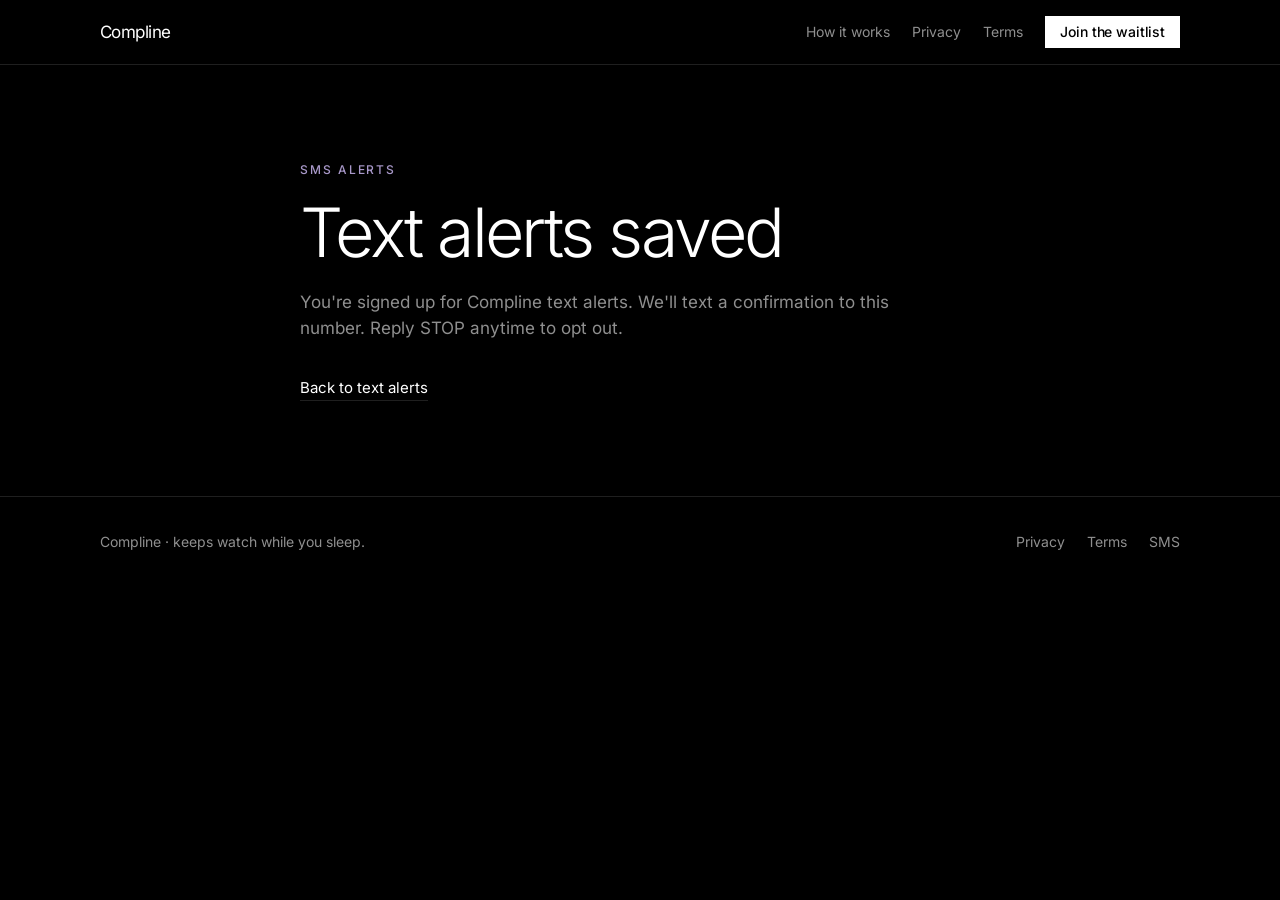
<file: sms-thanks.html>
<!doctype html>
<html lang="en">
<head>
<meta charset="utf-8">
<meta name="viewport" content="width=device-width,initial-scale=1">
<meta name="theme-color" content="#000000">
<title>Text alerts saved · Compline</title>
<meta name="description" content="Your Compline text alert preference was saved.">
<meta name="robots" content="noindex">
<link rel="icon" href="/favicon.ico">
<link rel="icon" type="image/png" sizes="32x32" href="/favicon-32.png">
<link rel="apple-touch-icon" sizes="180x180" href="/apple-touch-icon.png">
<link rel="preload" href="/fonts/inter-latin.woff2" as="font" type="font/woff2" crossorigin>
<link rel="stylesheet" href="/css/site.css?v=5cb598fd">
</head>
<body>
<header class="top">
  <div class="wrap top-inner">
    <a class="brand" href="/index.html">Compline</a>
    <nav class="nav" aria-label="Primary">
      <a href="/index.html#how">How it works</a>
      <a href="/privacy.html">Privacy</a>
      <a href="/terms.html">Terms</a>
      <a class="btn" href="https://app.getcompline.app/login?mode=signup">Join the waitlist</a>
    </nav>
  </div>
</header>

<main class="wrap narrow page">
  <p class="kicker">SMS alerts</p>
  <h1>Text alerts saved</h1>
  <p class="sub" role="status">You're signed up for Compline text alerts. We'll text a confirmation to this number. Reply STOP anytime to opt out.</p>
  <p class="text-link"><a href="/sms.html">Back to text alerts</a></p>
</main>

<footer class="footer">
  <div class="wrap footer-inner">
    <div>Compline · keeps watch while you sleep.</div>
    <nav aria-label="Legal">
      <a href="/privacy.html">Privacy</a>
      <a href="/terms.html">Terms</a>
      <a href="/sms.html">SMS</a>
    </nav>
  </div>
</footer>
</body>
</html>
</file>
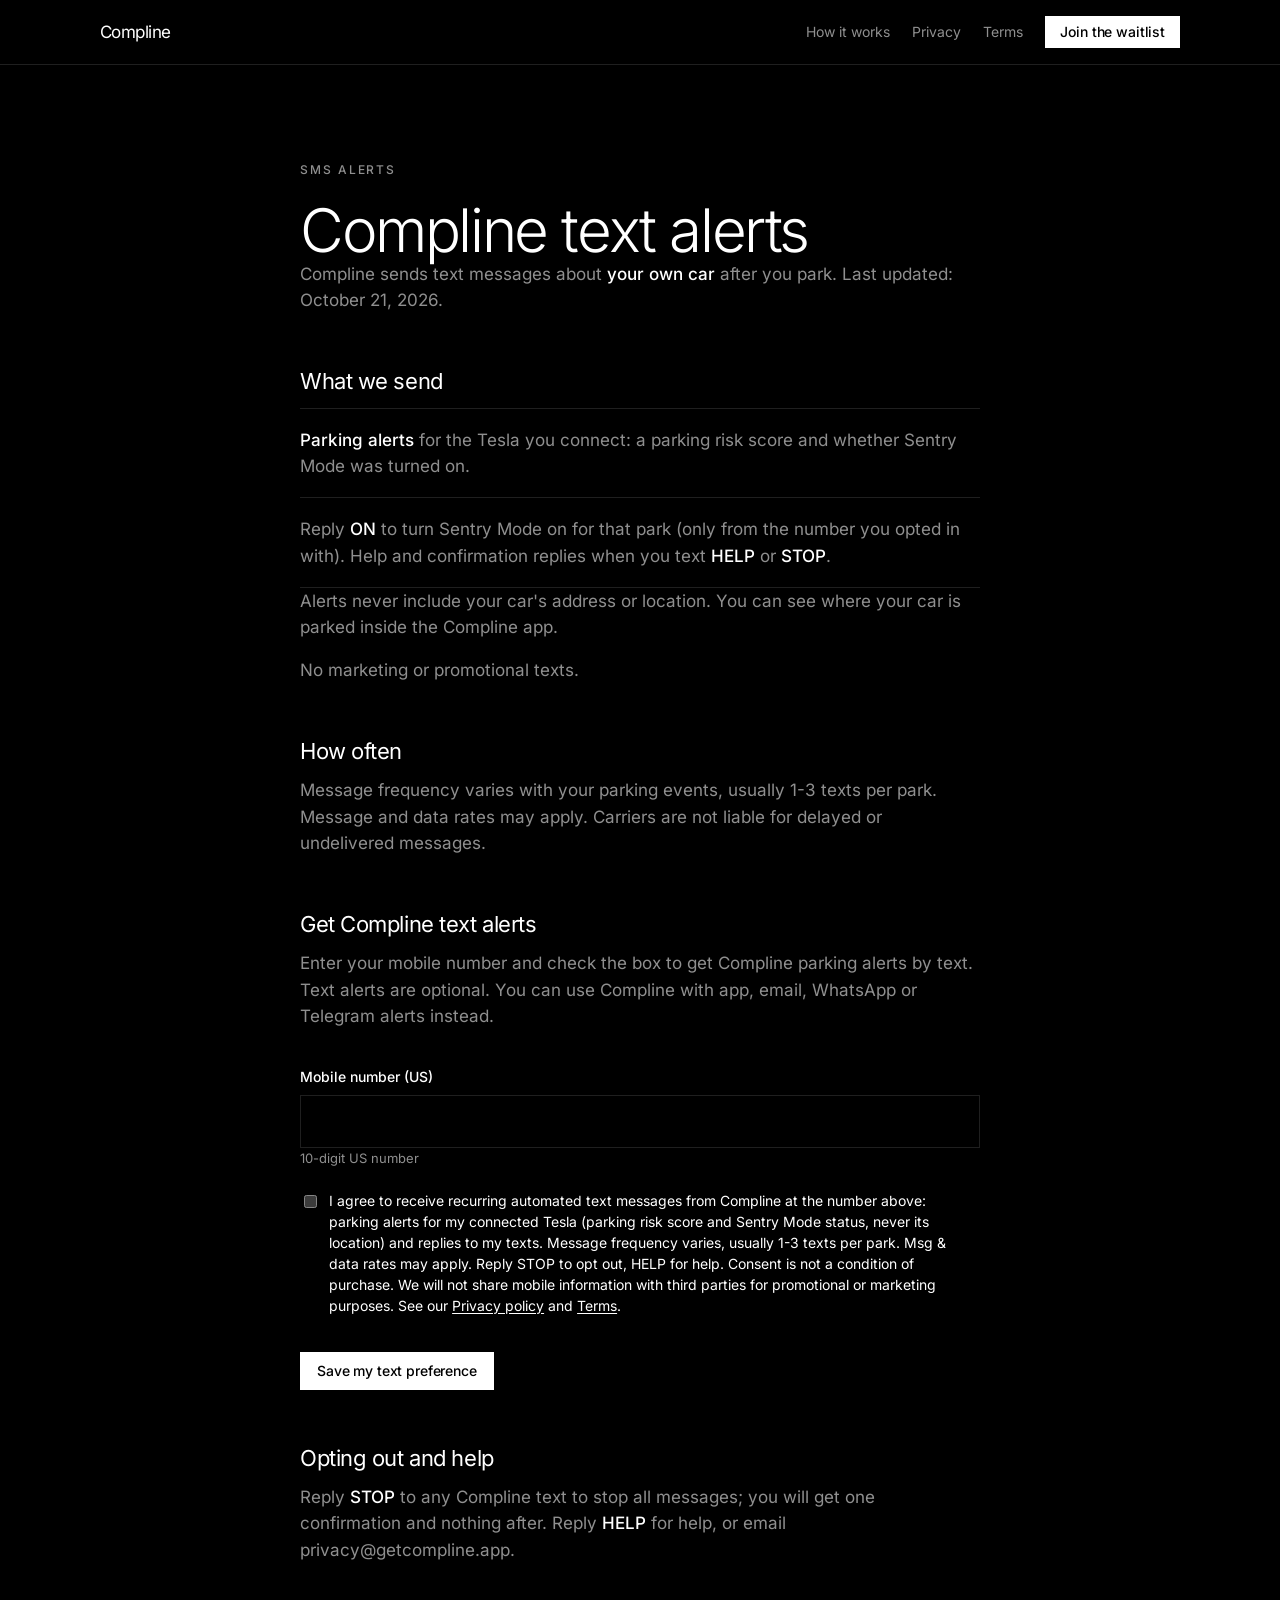
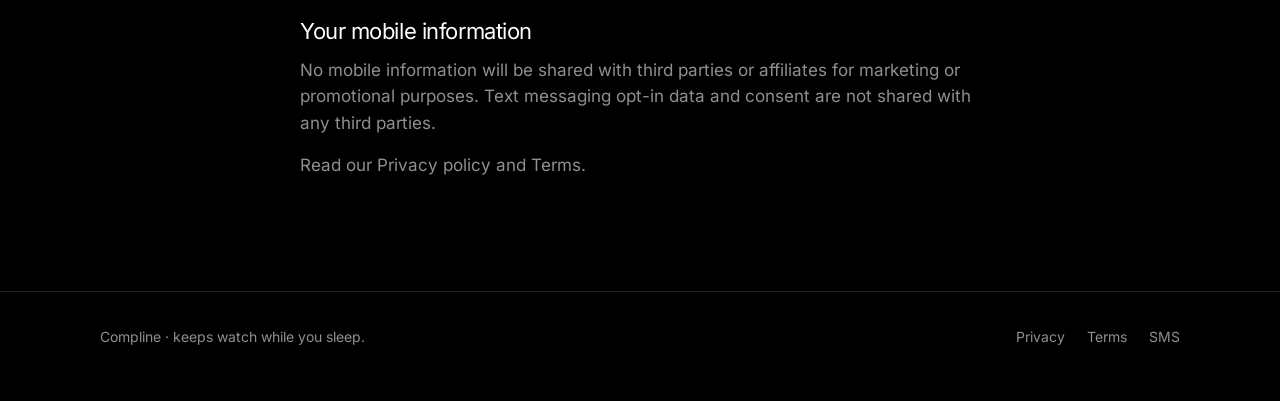
<file: sms.html>
<!doctype html>
<html lang="en">
<head>
<meta charset="utf-8">
<meta name="viewport" content="width=device-width,initial-scale=1">
<meta name="theme-color" content="#000000">
<title>SMS alerts · Compline</title>
<meta name="description" content="Compline SMS parking alerts: what we send, how to opt in, and how to opt out.">
<meta property="og:type" content="website">
<meta property="og:site_name" content="Compline">
<meta property="og:title" content="SMS alerts · Compline">
<meta property="og:description" content="Compline SMS parking alerts: what we send, how to opt in, and how to opt out.">
<meta property="og:url" content="https://getcompline.app/sms">
<meta property="og:image" content="https://getcompline.app/assets/og.png">
<meta property="og:image:type" content="image/png">
<meta property="og:image:width" content="1200">
<meta property="og:image:height" content="630">
<meta property="og:image:alt" content="Compline. Sentry Mode when the spot needs it, not when it doesn't.">
<meta name="twitter:card" content="summary_large_image">
<meta name="twitter:title" content="SMS alerts · Compline">
<meta name="twitter:description" content="Compline SMS parking alerts: what we send, how to opt in, and how to opt out.">
<meta name="twitter:image" content="https://getcompline.app/assets/og.png">
<meta name="twitter:image:alt" content="Compline. Sentry Mode when the spot needs it, not when it doesn't.">
<link rel="icon" href="/favicon.ico">
<link rel="icon" type="image/png" sizes="32x32" href="/favicon-32.png">
<link rel="apple-touch-icon" sizes="180x180" href="/apple-touch-icon.png">
<link rel="preload" href="/fonts/inter-latin.woff2" as="font" type="font/woff2" crossorigin>
<link rel="stylesheet" href="/css/site.css?v=5cb598fd">
</head>
<body>
<header class="top">
  <div class="wrap top-inner">
    <a class="brand" href="/index.html">Compline</a>
    <nav class="nav" aria-label="Primary">
      <a href="/index.html#how">How it works</a>
      <a href="/privacy.html">Privacy</a>
      <a href="/terms.html">Terms</a>
      <a class="btn" href="https://app.getcompline.app/login?mode=signup">Join the waitlist</a>
    </nav>
  </div>
</header>

<main class="wrap narrow legal">
  <p class="kicker">SMS alerts</p>
  <h1>Compline text alerts</h1>
  <p>Compline sends text messages about <strong>your own car</strong> after you park. Last updated: October 21, 2026.</p>

  <h2>What we send</h2>
  <ul>
    <li><strong>Parking alerts</strong> for the Tesla you connect: a parking risk score and whether Sentry Mode was turned on.</li>
    <li>Reply <strong>ON</strong> to turn Sentry Mode on for that park (only from the number you opted in with). Help and confirmation replies when you text <strong>HELP</strong> or <strong>STOP</strong>.</li>
  </ul>
  <p>Alerts never include your car's address or location. You can see where your car is parked inside the Compline app.</p>
  <p>No marketing or promotional texts.</p>

  <h2>How often</h2>
  <p>Message frequency varies with your parking events, usually 1-3 texts per park. Message and data rates may apply. Carriers are not liable for delayed or undelivered messages.</p>

  <h2>Get Compline text alerts</h2>
  <p>Enter your mobile number and check the box to get Compline parking alerts by text. Text alerts are optional. You can use Compline with app, email, WhatsApp or Telegram alerts instead.</p>
  <!-- Canonical consent sentence for consent_version sms-2026-10-22. The dashboard copy must match this sentence. -->
  <form class="waitlist" id="sms-optin" method="post" action="https://app.getcompline.app/sms-optin" aria-label="Text alert sign-up">
    <div class="honeypot" aria-hidden="true">
      <label for="website">Website</label>
      <input id="website" name="website" type="text" tabindex="-1" autocomplete="off">
    </div>
    <input type="hidden" name="consent_version" value="sms-2026-10-22">

    <div class="field">
      <label for="sms-phone">Mobile number (US)</label>
      <input id="sms-phone" name="phone" type="tel" autocomplete="tel" inputmode="tel" required maxlength="20" aria-describedby="sms-phone-hint">
      <p class="field-hint" id="sms-phone-hint">10-digit US number</p>
    </div>

    <div class="field">
      <label class="check">
        <input type="checkbox" name="consent" value="true">
        <span>I agree to receive recurring automated text messages from Compline at the number above: parking alerts for my connected Tesla (parking risk score and Sentry Mode status, never its location) and replies to my texts. Message frequency varies, usually 1-3 texts per park. Msg &amp; data rates may apply. Reply STOP to opt out, HELP for help. Consent is not a condition of purchase. We will not share mobile information with third parties for promotional or marketing purposes. See our <a href="/privacy.html">Privacy policy</a> and <a href="/terms.html">Terms</a>.</span>
      </label>
    </div>

    <button class="btn" type="submit">Save my text preference</button>
    <p class="form-status" id="sms-status" role="status" aria-live="polite"></p>
  </form>

  <h2>Opting out and help</h2>
  <p>Reply <strong>STOP</strong> to any Compline text to stop all messages; you will get one confirmation and nothing after. Reply <strong>HELP</strong> for help, or email <a href="mailto:privacy@getcompline.app">privacy@getcompline.app</a>.</p>

  <h2>Your mobile information</h2>
  <p>No mobile information will be shared with third parties or affiliates for marketing or promotional purposes. Text messaging opt-in data and consent are not shared with any third parties.</p>

  <p>Read our <a href="/privacy.html">Privacy policy</a> and <a href="/terms.html">Terms</a>.</p>
</main>

<footer class="footer">
  <div class="wrap footer-inner">
    <div>Compline · keeps watch while you sleep.</div>
    <nav aria-label="Legal">
      <a href="/privacy.html">Privacy</a>
      <a href="/terms.html">Terms</a>
      <a href="/sms.html">SMS</a>
    </nav>
  </div>
</footer>
<script>
(function () {
  var form = document.getElementById('sms-optin');
  var status = document.getElementById('sms-status');
  var button = form.querySelector('button[type="submit"]');
  var endpoint = 'https://app.getcompline.app/sms-optin';
  var version = form.consent_version.value;
  var savedLabel = button.textContent;

  var savedMessage = "You're signed up for Compline text alerts. We'll text a confirmation to this number. Reply STOP anytime to opt out.";
  var skippedMessage = "No text alerts set up: you didn't check the consent box, so we didn't save your number.";
  var invalidMessage = "Enter a 10-digit US mobile number.";
  var limitedMessage = "Too many tries right now. Please try again in a few minutes.";
  var failedMessage = "We couldn't save that just now. Check your connection and try again.";

  function showStatus(kind, message) {
    status.className = 'form-status ' + kind;
    status.textContent = message;
  }

  if (new URLSearchParams(window.location.search).get('e') === '1') {
    showStatus('is-err', failedMessage);
  }

  form.addEventListener('submit', function (event) {
    event.preventDefault();
    form.phone.value = form.phone.value.trim();
    if (!form.phone.checkValidity()) {
      form.phone.reportValidity();
      return;
    }

    var payload = {
      phone: form.phone.value,
      consent: form.consent.checked === true,
      consent_version: version,
      website: form.website.value
    };

    button.disabled = true;
    button.textContent = 'Saving…';
    form.setAttribute('aria-busy', 'true');

    fetch(endpoint, {
      method: 'POST',
      credentials: 'omit',
      headers: {
        'Content-Type': 'application/json',
        'Accept': 'application/json'
      },
      body: JSON.stringify(payload)
    }).then(function (response) {
      if (response.status === 429) {
        showStatus('is-err', limitedMessage);
        return;
      }
      if (response.status === 400) {
        showStatus('is-err', invalidMessage);
        return;
      }
      if (!response.ok) throw new Error('not ok');
      return response.json().then(function (body) {
        if (body && body.ok === true && body.saved === true) {
          showStatus('is-ok', savedMessage);
          form.reset();
          form.consent_version.value = version;
          return;
        }
        if (body && body.ok === true && body.saved === false) {
          showStatus('is-note', skippedMessage);
          return;
        }
        throw new Error('bad body');
      });
    }).catch(function () {
      showStatus('is-err', failedMessage);
    }).then(function () {
      button.disabled = false;
      button.textContent = savedLabel;
      form.removeAttribute('aria-busy');
    });
  });
})();
</script>
</body>
</html>
</file>
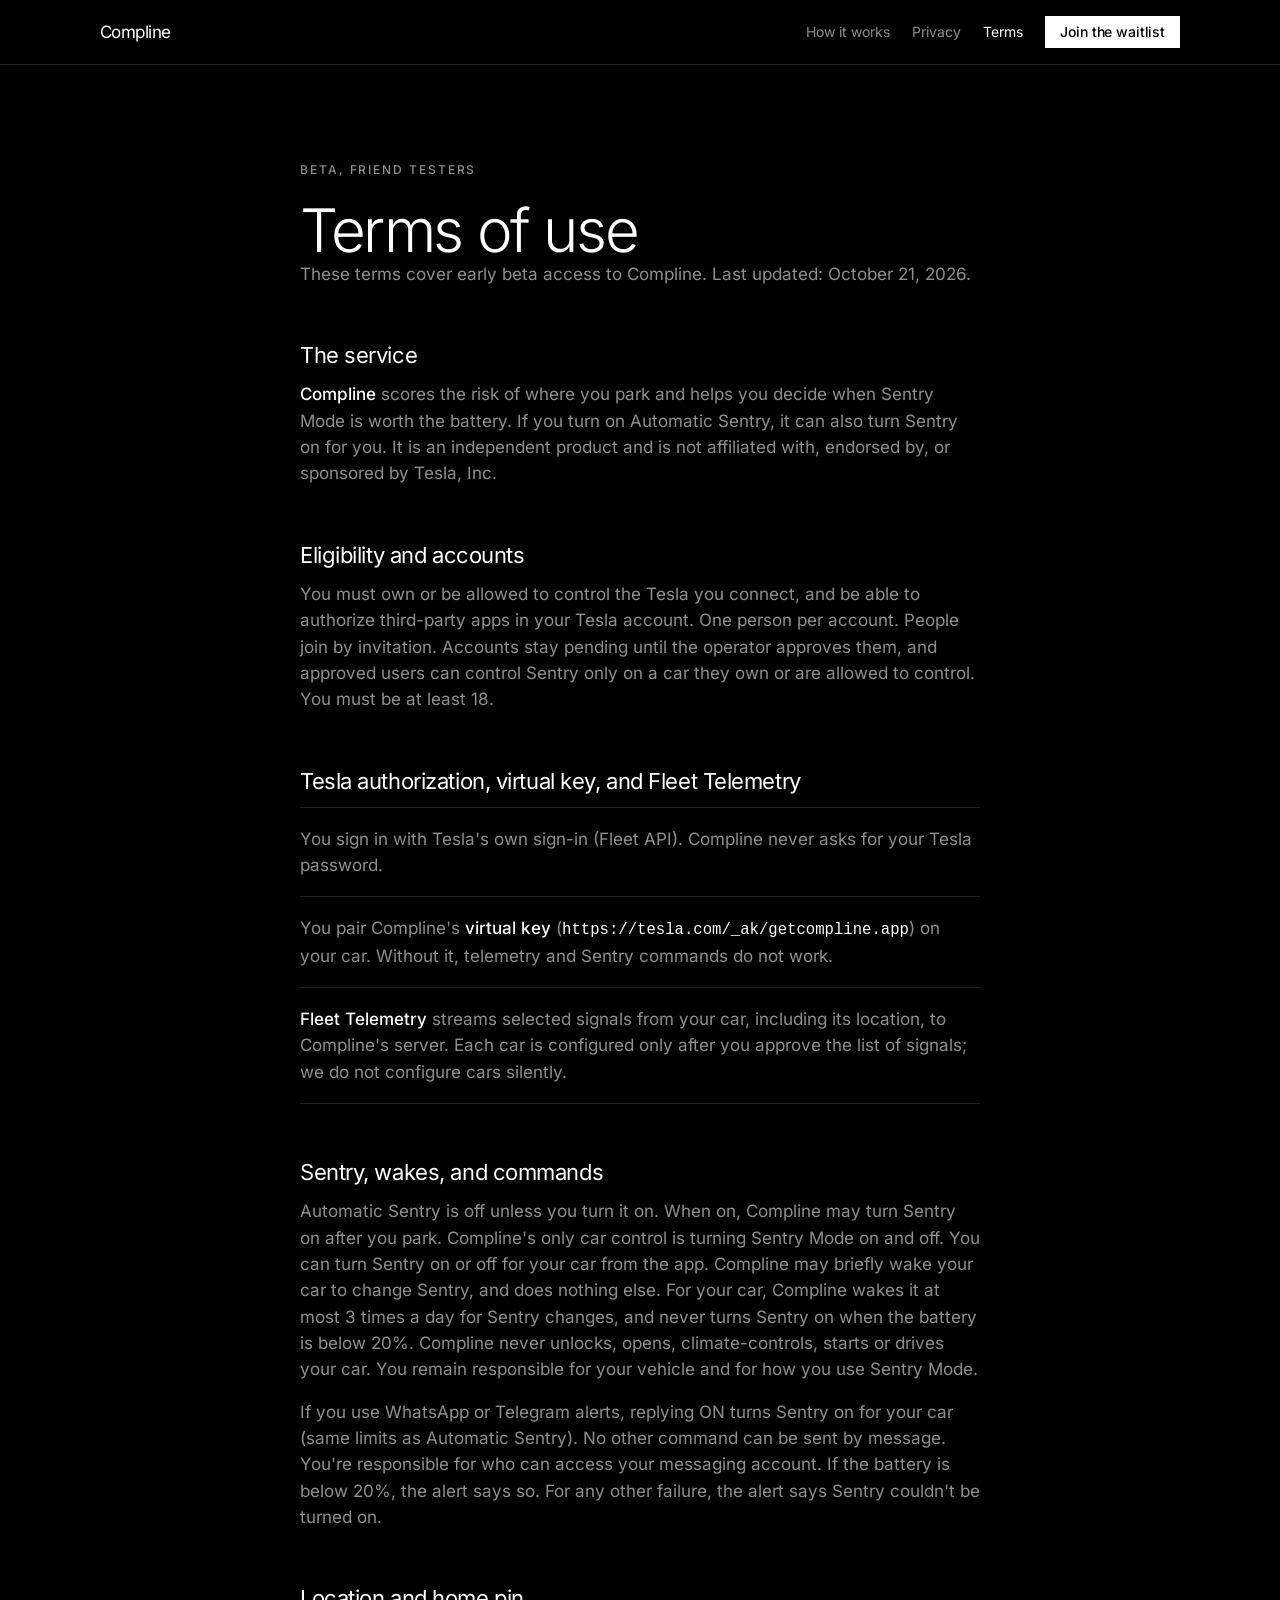
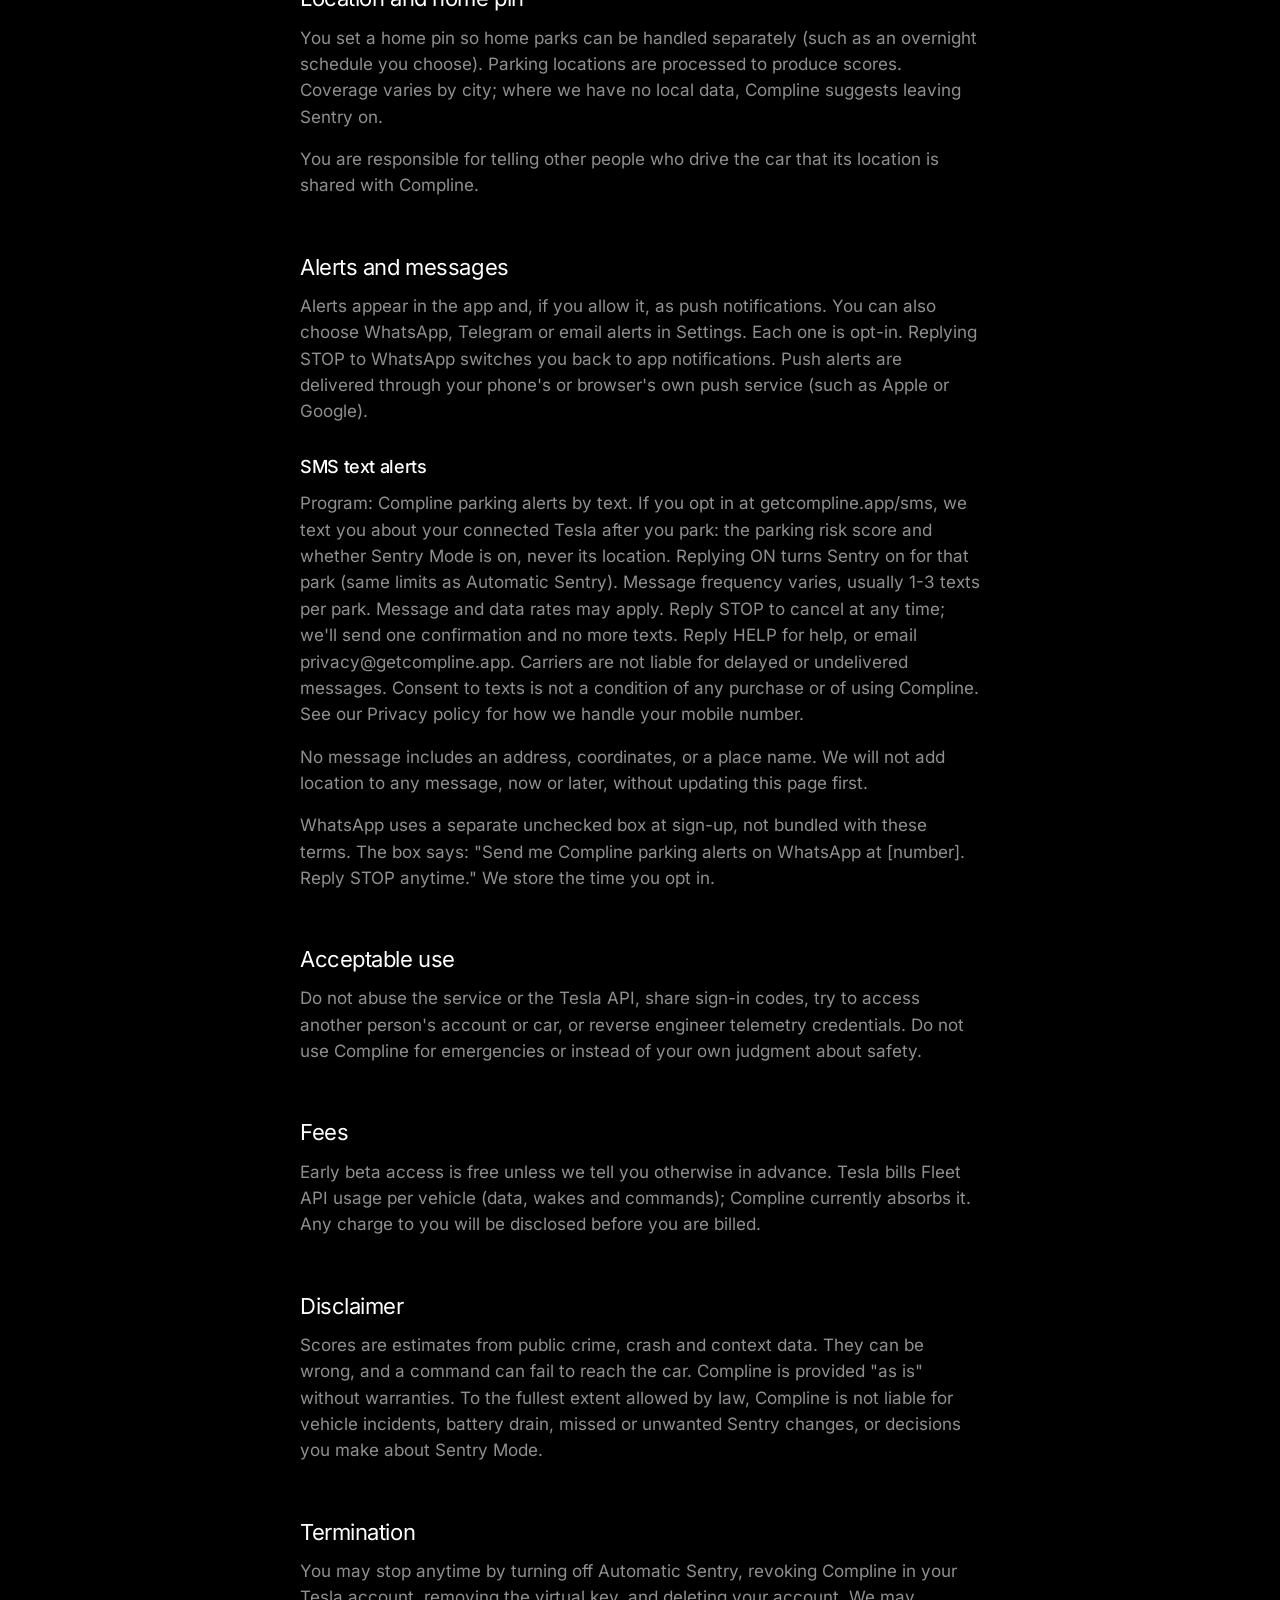
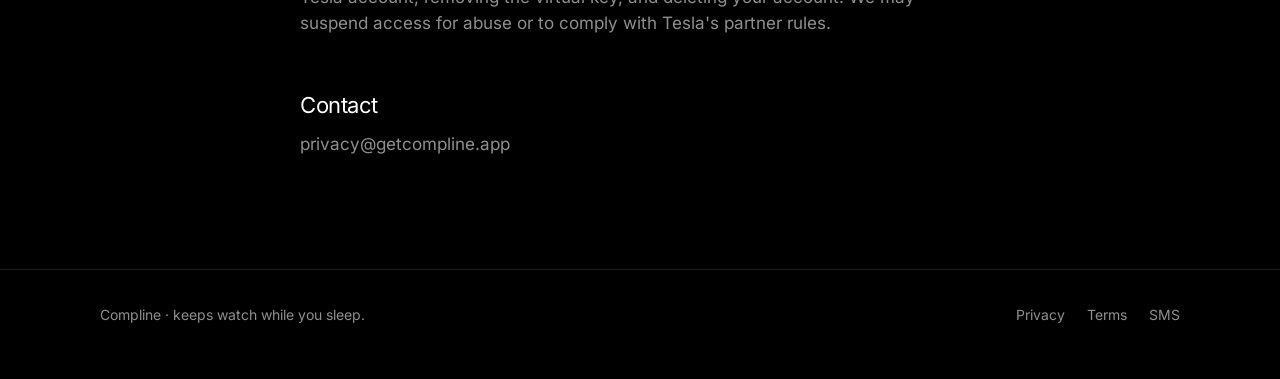
<file: terms.html>
<!doctype html>
<html lang="en">
<head>
<meta charset="utf-8">
<meta name="viewport" content="width=device-width,initial-scale=1">
<meta name="theme-color" content="#000000">
<title>Terms · Compline</title>
<meta name="description" content="Early-access terms for Compline. You decide whether Compline may turn Sentry Mode on. Not affiliated with Tesla.">
<meta property="og:type" content="website">
<meta property="og:site_name" content="Compline">
<meta property="og:title" content="Terms · Compline">
<meta property="og:description" content="Early-access terms for Compline. You decide whether Compline may turn Sentry Mode on. Not affiliated with Tesla.">
<meta property="og:url" content="https://getcompline.app/terms.html">
<meta property="og:image" content="https://getcompline.app/assets/og.png">
<meta property="og:image:type" content="image/png">
<meta property="og:image:width" content="1200">
<meta property="og:image:height" content="630">
<meta property="og:image:alt" content="Compline. Sentry Mode when the spot needs it, not when it doesn't.">
<meta name="twitter:card" content="summary_large_image">
<meta name="twitter:title" content="Terms · Compline">
<meta name="twitter:description" content="Early-access terms for Compline. You decide whether Compline may turn Sentry Mode on. Not affiliated with Tesla.">
<meta name="twitter:image" content="https://getcompline.app/assets/og.png">
<meta name="twitter:image:alt" content="Compline. Sentry Mode when the spot needs it, not when it doesn't.">
<link rel="icon" href="/favicon.ico">
<link rel="icon" type="image/png" sizes="32x32" href="/favicon-32.png">
<link rel="apple-touch-icon" sizes="180x180" href="/apple-touch-icon.png">
<link rel="preload" href="/fonts/inter-latin.woff2" as="font" type="font/woff2" crossorigin>
<link rel="stylesheet" href="/css/site.css?v=5cb598fd">
</head>
<body>
<header class="top">
  <div class="wrap top-inner">
    <a class="brand" href="/index.html">Compline</a>
    <nav class="nav" aria-label="Primary">
      <a href="/index.html#how">How it works</a>
      <a href="/privacy.html">Privacy</a>
      <a href="/terms.html" aria-current="page">Terms</a>
      <a class="btn" href="https://app.getcompline.app/login?mode=signup">Join the waitlist</a>
    </nav>
  </div>
</header>

<main class="wrap narrow legal">
  <p class="kicker">Beta, friend testers</p>
  <h1>Terms of use</h1>
  <p>These terms cover early beta access to Compline. Last updated: October 21, 2026.</p>

  <h2>The service</h2>
  <p><strong>Compline</strong> scores the risk of where you park and helps you decide when Sentry Mode is worth the battery. If you turn on Automatic Sentry, it can also turn Sentry on for you. It is an independent product and is not affiliated with, endorsed by, or sponsored by Tesla, Inc.</p>

  <h2>Eligibility and accounts</h2>
  <p>You must own or be allowed to control the Tesla you connect, and be able to authorize third-party apps in your Tesla account. One person per account. People join by invitation. Accounts stay pending until the operator approves them, and approved users can control Sentry only on a car they own or are allowed to control. You must be at least 18.</p>

  <h2>Tesla authorization, virtual key, and Fleet Telemetry</h2>
  <ul>
    <li>You sign in with Tesla's own sign-in (Fleet API). Compline never asks for your Tesla password.</li>
    <li>You pair Compline's <strong>virtual key</strong> (<code>https://tesla.com/_ak/getcompline.app</code>) on your car. Without it, telemetry and Sentry commands do not work.</li>
    <li><strong>Fleet Telemetry</strong> streams selected signals from your car, including its location, to Compline's server. Each car is configured only after you approve the list of signals; we do not configure cars silently.</li>
  </ul>

  <h2>Sentry, wakes, and commands</h2>
  <p>Automatic Sentry is off unless you turn it on. When on, Compline may turn Sentry on after you park. Compline's only car control is turning Sentry Mode on and off. You can turn Sentry on or off for your car from the app. Compline may briefly wake your car to change Sentry, and does nothing else. For your car, Compline wakes it at most 3 times a day for Sentry changes, and never turns Sentry on when the battery is below 20%. Compline never unlocks, opens, climate-controls, starts or drives your car. You remain responsible for your vehicle and for how you use Sentry Mode.</p>
  <p>If you use WhatsApp or Telegram alerts, replying ON turns Sentry on for your car (same limits as Automatic Sentry). No other command can be sent by message. You're responsible for who can access your messaging account. If the battery is below 20%, the alert says so. For any other failure, the alert says Sentry couldn't be turned on.</p>

  <h2>Location and home pin</h2>
  <p>You set a home pin so home parks can be handled separately (such as an overnight schedule you choose). Parking locations are processed to produce scores. Coverage varies by city; where we have no local data, Compline suggests leaving Sentry on.</p>
  <p>You are responsible for telling other people who drive the car that its location is shared with Compline.</p>

  <h2>Alerts and messages</h2>
  <p>Alerts appear in the app and, if you allow it, as push notifications. You can also choose WhatsApp, Telegram or email alerts in Settings. Each one is opt-in. Replying STOP to WhatsApp switches you back to app notifications. Push alerts are delivered through your phone's or browser's own push service (such as Apple or Google).</p>
  <h3>SMS text alerts</h3>
  <p>Program: Compline parking alerts by text. If you opt in at <a href="/sms.html">getcompline.app/sms</a>, we text you about your connected Tesla after you park: the parking risk score and whether Sentry Mode is on, never its location. Replying ON turns Sentry on for that park (same limits as Automatic Sentry). Message frequency varies, usually 1-3 texts per park. Message and data rates may apply. Reply STOP to cancel at any time; we'll send one confirmation and no more texts. Reply HELP for help, or email <a href="mailto:privacy@getcompline.app">privacy@getcompline.app</a>. Carriers are not liable for delayed or undelivered messages. Consent to texts is not a condition of any purchase or of using Compline. See our <a href="/privacy.html">Privacy policy</a> for how we handle your mobile number.</p>
  <p>No message includes an address, coordinates, or a place name. We will not add location to any message, now or later, without updating this page first.</p>
  <p>WhatsApp uses a separate unchecked box at sign-up, not bundled with these terms. The box says: "Send me Compline parking alerts on WhatsApp at [number]. Reply STOP anytime." We store the time you opt in.</p>

  <h2>Acceptable use</h2>
  <p>Do not abuse the service or the Tesla API, share sign-in codes, try to access another person's account or car, or reverse engineer telemetry credentials. Do not use Compline for emergencies or instead of your own judgment about safety.</p>

  <h2>Fees</h2>
  <p>Early beta access is free unless we tell you otherwise in advance. Tesla bills Fleet API usage per vehicle (data, wakes and commands); Compline currently absorbs it. Any charge to you will be disclosed before you are billed.</p>

  <h2>Disclaimer</h2>
  <p>Scores are estimates from public crime, crash and context data. They can be wrong, and a command can fail to reach the car. Compline is provided "as is" without warranties. To the fullest extent allowed by law, Compline is not liable for vehicle incidents, battery drain, missed or unwanted Sentry changes, or decisions you make about Sentry Mode.</p>

  <h2>Termination</h2>
  <p>You may stop anytime by turning off Automatic Sentry, revoking Compline in your Tesla account, removing the virtual key, and deleting your account. We may suspend access for abuse or to comply with Tesla's partner rules.</p>

  <h2>Contact</h2>
  <p><a href="mailto:privacy@getcompline.app">privacy@getcompline.app</a></p>
</main>

<footer class="footer">
  <div class="wrap footer-inner">
    <div>Compline · keeps watch while you sleep.</div>
    <nav aria-label="Legal">
      <a href="/privacy.html">Privacy</a>
      <a href="/terms.html">Terms</a>
      <a href="/sms.html">SMS</a>
    </nav>
  </div>
</footer>
</body>
</html>
</file>
<file: css/site.css>
/* Compline public site.
   Tokens: true black, self-hosted Inter, light numerals,
   hairline dividers, muted purple accent. */

@font-face {
  font-family: "Inter";
  font-style: normal;
  font-weight: 100 900;
  font-display: swap;
  src: url("../fonts/inter-latin.woff2") format("woff2");
  unicode-range: U+0000-00FF, U+0131, U+0152-0153, U+02BB-02BC, U+02C6, U+02DA, U+02DC, U+0304, U+0308, U+0329, U+2000-206F, U+20AC, U+2122, U+2191, U+2193, U+2212, U+2215, U+FEFF, U+FFFD;
}

:root {
  --bg: #000000;
  --ink: #ffffff;
  --text: rgba(255, 255, 255, 0.82);
  --muted: rgba(255, 255, 255, 0.56);
  --line: rgba(255, 255, 255, 0.12);
  --accent: #a898c9;
  --measure: 1080px;
  color-scheme: dark;
}

* { box-sizing: border-box; }
html {
  background: var(--bg);
  -webkit-font-smoothing: antialiased;
  text-rendering: optimizeLegibility;
}
body {
  margin: 0;
  min-height: 100vh;
  background: var(--bg);
  color: var(--text);
  font: 400 17px/1.55 "Inter", system-ui, sans-serif;
}
::selection { background: rgba(168, 152, 201, 0.35); color: var(--ink); }
:focus-visible { outline: 1px solid var(--accent); outline-offset: 3px; }
a { color: inherit; text-decoration: none; }
img { max-width: 100%; height: auto; display: block; }

.wrap {
  width: min(var(--measure), calc(100% - 48px));
  margin-inline: auto;
}
.wrap.narrow { --measure: 680px; }

.top {
  position: sticky;
  top: 0;
  z-index: 2;
  background: var(--bg);
  border-bottom: 1px solid var(--line);
}
.top-inner {
  display: flex;
  flex-wrap: wrap;
  align-items: center;
  justify-content: space-between;
  gap: 4px 28px;
  min-height: 64px;
  padding-block: 10px;
}
.brand {
  color: var(--ink);
  font-size: 17px;
  font-weight: 400;
  letter-spacing: -0.03em;
  padding-block: 8px;
}
.nav {
  display: flex;
  flex-wrap: wrap;
  align-items: center;
  gap: 4px 22px;
  font-size: 14px;
}
.nav a {
  color: var(--muted);
  padding-block: 8px;
}
.nav a:hover,
.nav a[aria-current="page"] { color: var(--ink); }

.hero {
  display: grid;
  gap: 56px;
  padding: 56px 0 8px;
}
.kicker {
  margin: 0 0 18px;
  color: var(--accent);
  font-size: 12px;
  font-weight: 500;
  letter-spacing: 0.16em;
  text-transform: uppercase;
}
h1 {
  margin: 0;
  color: var(--ink);
  font-weight: 300;
  font-size: clamp(40px, 8vw, 68px);
  line-height: 1.02;
  letter-spacing: -0.04em;
  text-wrap: balance;
}
.lede {
  margin: 28px 0 0;
  max-width: 38rem;
  color: var(--muted);
  font-size: 18px;
  line-height: 1.55;
}
.policy {
  margin: 18px 0 0;
  max-width: 38rem;
  color: var(--muted);
  font-size: 16px;
  line-height: 1.55;
}
.text-link {
  margin: 32px 0 0;
}
.text-link a {
  color: var(--ink);
  font-size: 15px;
  border-bottom: 1px solid var(--line);
  padding-bottom: 3px;
}
.text-link a:hover { border-bottom-color: var(--accent); }
.hero-actions {
  display: flex;
  flex-wrap: wrap;
  align-items: center;
  gap: 16px 28px;
  margin-top: 32px;
}
.hero-actions .text-link { margin: 0; }

.btn {
  display: inline-flex;
  align-items: center;
  justify-content: center;
  margin: 0;
  padding: 11px 16px;
  border: 1px solid var(--ink);
  background: var(--ink);
  color: #000;
  font: 500 14px/1 "Inter", system-ui, sans-serif;
  letter-spacing: -0.01em;
  text-decoration: none;
  cursor: pointer;
}
.btn:hover { background: transparent; color: var(--ink); }
.btn:disabled,
.btn:disabled:hover {
  background: var(--ink);
  color: #000;
  opacity: 0.45;
  cursor: default;
}
.nav a.btn { color: #000; padding: 8px 14px; }
.nav a.btn:hover { color: var(--ink); }
.nav a.btn[aria-current="page"] {
  background: var(--ink);
  color: #000;
}

.numeral {
  margin: 0;
  color: var(--ink);
  font-weight: 300;
  font-size: clamp(96px, 22vw, 132px);
  line-height: 0.84;
  letter-spacing: -0.055em;
  font-variant-numeric: tabular-nums;
}
.score-name {
  margin: 14px 0 0;
  color: var(--muted);
  font-size: 15px;
  letter-spacing: 0.08em;
  text-transform: uppercase;
}
.score hr {
  border: 0;
  border-top: 1px solid var(--line);
  margin: 28px 0;
}
.suggest {
  margin: 0;
  color: var(--accent);
  font-size: 15px;
  font-weight: 500;
  letter-spacing: 0.01em;
}
.place {
  margin: 10px 0 0;
  color: var(--muted);
  font-size: 16px;
}
.place strong {
  color: var(--ink);
  font-weight: 400;
}

.block { padding: 88px 0 0; }
h2 {
  margin: 0 0 16px;
  color: var(--ink);
  font-weight: 300;
  font-size: clamp(32px, 5vw, 44px);
  line-height: 1.1;
  letter-spacing: -0.035em;
}
.sub {
  margin: 0;
  max-width: 40rem;
  color: var(--muted);
}

.steps {
  list-style: none;
  margin: 40px 0 0;
  padding: 0;
  border-top: 1px solid var(--line);
}
.steps li {
  display: grid;
  gap: 14px;
  padding: 28px 0 32px;
  border-bottom: 1px solid var(--line);
}
.step-num {
  color: var(--ink);
  font-weight: 300;
  font-size: 48px;
  line-height: 1;
  letter-spacing: -0.045em;
  font-variant-numeric: tabular-nums;
}
.steps h3 {
  margin: 0 0 8px;
  color: var(--ink);
  font-size: 18px;
  font-weight: 400;
  letter-spacing: -0.02em;
}
.steps p {
  margin: 0;
  color: var(--muted);
  font-size: 16px;
}

.rows {
  list-style: none;
  margin: 36px 0 0;
  padding: 0;
  border-top: 1px solid var(--line);
}
.rows li {
  margin: 0;
  padding: 26px 0;
  border-bottom: 1px solid var(--line);
  color: var(--muted);
}
.rows strong {
  color: var(--ink);
  font-weight: 500;
}

.close { padding-bottom: 96px; }
.close p {
  margin: 0;
  max-width: 36rem;
  color: var(--muted);
}

.page {
  padding: 56px 0 96px;
}
.page .sub { margin-top: 22px; }
.page .sub + .sub { margin-top: 18px; }

.waitlist { margin-top: 36px; max-width: 32rem; }
.waitlist .field + .field { margin-top: 22px; }
.waitlist label {
  display: block;
  margin: 0 0 8px;
  color: var(--ink);
  font-size: 14px;
  font-weight: 500;
}
.waitlist .opt { color: var(--muted); font-weight: 400; }
.waitlist input,
.waitlist select {
  width: 100%;
  background: var(--bg);
  color: var(--ink);
  border: 1px solid var(--line);
  border-radius: 0;
  padding: 14px;
  font: 400 16px/1.4 "Inter", system-ui, sans-serif;
}
.waitlist input::placeholder { color: rgba(255, 255, 255, 0.35); }
.waitlist .btn { margin-top: 28px; }
.honeypot {
  position: absolute;
  left: -10000px;
  top: 0;
  width: 1px;
  height: 1px;
  margin: 0;
  padding: 0;
  overflow: hidden;
  clip: rect(0, 0, 0, 0);
  clip-path: inset(50%);
  white-space: nowrap;
  border: 0;
  pointer-events: none;
}
.waitlist .honeypot input {
  width: 1px;
  min-width: 0;
  padding: 0;
  border: 0;
}
.form-status {
  margin: 18px 0 0;
  font-size: 16px;
  line-height: 1.5;
}
.form-status.is-ok,
.form-status.is-note { color: var(--ink); }
.form-status.is-err { color: #f3c7c7; }
.form-status:empty { margin-top: 0; }
.field-hint {
  margin: 8px 0 0;
  color: var(--muted);
  font-size: 13px;
}
.legal .waitlist { max-width: none; }
.waitlist label.check {
  display: flex;
  gap: 0.65em;
  align-items: flex-start;
  font-weight: 400;
  line-height: 1.5;
}
.waitlist label.check input {
  width: auto;
  flex: none;
  margin-top: 0.35em;
  accent-color: var(--accent);
}
.waitlist label.check a {
  color: var(--ink);
  text-decoration: underline;
  text-underline-offset: 2px;
}
.legal h3 {
  margin: 28px 0 10px;
  color: var(--ink);
  font-size: 18px;
  font-weight: 500;
  letter-spacing: -0.02em;
}
.fine {
  margin: 28px 0 0;
  max-width: 32rem;
  color: var(--muted);
  font-size: 14px;
}

.legal { padding: 56px 0 96px; }
.legal .kicker { margin-bottom: 20px; }
.legal h1 { font-size: clamp(40px, 8vw, 60px); }
.legal > p,
.legal li { color: var(--muted); }
.legal h2 {
  margin: 56px 0 14px;
  font-size: 22px;
  font-weight: 400;
  letter-spacing: -0.02em;
}
.legal p { margin: 0 0 16px; overflow-wrap: anywhere; }
.legal ul {
  list-style: none;
  margin: 8px 0 0;
  padding: 0;
  border-top: 1px solid var(--line);
}
.legal li {
  margin: 0;
  padding: 18px 0;
  border-bottom: 1px solid var(--line);
  overflow-wrap: anywhere;
}
.legal strong { color: var(--ink); font-weight: 500; }
.legal em { font-style: italic; }
code {
  font-family: ui-monospace, "SFMono-Regular", Menlo, Consolas, monospace;
  font-size: 0.92em;
  color: var(--ink);
}

.footer {
  border-top: 1px solid var(--line);
  padding: 28px 0 48px;
  color: var(--muted);
  font-size: 14px;
}
.footer-inner {
  display: flex;
  flex-wrap: wrap;
  gap: 12px 28px;
  justify-content: space-between;
  align-items: center;
}
.footer nav { display: flex; flex-wrap: wrap; gap: 8px 22px; }
.footer a { color: var(--muted); padding-block: 6px; }
.footer a:hover { color: var(--ink); }

@media (min-width: 840px) {
  .hero {
    grid-template-columns: minmax(0, 1.2fr) minmax(280px, 0.8fr);
    gap: 80px;
    align-items: end;
    padding: 104px 0 16px;
  }
  .block { padding-top: 120px; }
  .steps {
    display: grid;
    grid-template-columns: repeat(3, minmax(0, 1fr));
    border-bottom: 1px solid var(--line);
  }
  .steps li {
    border-bottom: 0;
    padding: 32px 36px 40px 0;
  }
  .steps li + li {
    padding-left: 36px;
    box-shadow: inset 1px 0 0 var(--line);
  }
  .legal, .page { padding-top: 96px; }
}

/* Marketing pages (homepage and /how-it-works).
   Tokens mirrored from the Compline dashboard stylesheet:
   tangitally/sentry-risk static/compline.css
   (deployed as https://app.getcompline.app/static/compline.css).
   Color values are that file's :root. Type, cards, the gauge ring,
   and btn-primary follow the Oct 23 design pass in the same file
   (label over value, 16px radius, spacing 4/8/12/16/24/32).
   The sentry-risk repo was not readable from this environment;
   values were copied from the deployed stylesheet.
   Scoped to body.mkt so /sms, /privacy, /terms, and /signup
   keep the tokens above. */
body.mkt {
  --bg: #000000;
  --ink: #ffffff;
  --text: #ffffff;
  --muted: rgba(255, 255, 255, 0.60);
  --faint: rgba(255, 255, 255, 0.40);
  --line: #262626;
  --line-strong: #262626;
  --surface-1: #111111;
  --surface-2: #1a1a1a;
  --surface-3: #262626;
  --accent: #a78bfa;
  --rose: #f87171;
  --ok: #34d399;
  --warn: #fbbf24;
  --brand: var(--accent);
  --danger: var(--rose);
  --risk-quiet: var(--ok);
  --risk-watchful: var(--warn);
  --risk-elevated: var(--rose);
  --risk-hot: var(--rose);
  --risk-none: rgba(255, 255, 255, 0.40);
  --card: var(--surface-1);
  --track: var(--surface-3);
  /* Demo Now screen (score 38) uses the watchful / amber ring. */
  --c: var(--risk-watchful);
  background: var(--bg);
  color: var(--text);
  font-family: "Inter", -apple-system, BlinkMacSystemFont, system-ui, sans-serif;
  font-size: 15px;
  line-height: 22px;
  font-weight: 400;
  overflow-wrap: break-word;
}
body.mkt :focus-visible {
  outline: 2px solid var(--accent);
  outline-offset: 2px;
}
body.mkt ::selection {
  background: color-mix(in srgb, var(--accent) 35%, transparent);
  color: var(--ink);
}
body.mkt a { color: var(--accent); }
body.mkt a.m-btn,
body.mkt a.m-btn:hover { color: #000; }
body.mkt a.m-skip { color: #000; }
body.mkt a.m-nav-link { color: var(--muted); }
body.mkt a.m-nav-link:hover,
body.mkt a.m-nav-link[aria-current="page"] { color: var(--ink); }
body.mkt .m-foot a { color: var(--muted); }
body.mkt .m-foot a:hover,
body.mkt .m-foot a[aria-current="page"] { color: var(--ink); }
body.mkt .m-attr a { color: var(--muted); }

.m-skip {
  position: absolute;
  left: 16px;
  top: 8px;
  z-index: 4;
  padding: 8px 12px;
  border-radius: 12px;
  background: var(--accent);
  color: #000;
  font-weight: 600;
  transform: translateY(-160%);
}
.m-skip:focus { transform: none; }

.m-wrap {
  width: min(1080px, calc(100% - 32px));
  margin-inline: auto;
}
.m-narrow { width: min(760px, calc(100% - 32px)); }

.m-top {
  position: sticky;
  top: 0;
  z-index: 3;
  background: var(--bg);
  border-bottom: 1px solid var(--line);
}
.m-bar {
  display: flex;
  flex-wrap: nowrap;
  align-items: center;
  justify-content: space-between;
  gap: 8px;
  min-height: 56px;
  padding-block: 4px;
}
.m-logo {
  position: relative;
  display: flex;
  align-items: center;
  gap: 8px;
  min-width: 0;
  color: inherit;
  text-decoration: none;
}
.m-logo img { display: block; flex: none; }
.m-logo-text {
  position: absolute;
  width: 1px;
  height: 1px;
  padding: 0;
  margin: -1px;
  overflow: hidden;
  clip-path: inset(50%);
  white-space: nowrap;
  border: 0;
}
.m-nav {
  display: flex;
  flex-wrap: nowrap;
  align-items: center;
  gap: 8px;
  margin-left: auto;
}
.m-nav-link {
  display: none;
  align-items: center;
  min-height: 48px;
  color: var(--muted);
  font-size: 15px;
  line-height: 20px;
  font-weight: 600;
  text-decoration: none;
}
.m-nav-link:hover,
.m-nav-link[aria-current="page"] { color: var(--ink); }

.m-btn {
  display: inline-flex;
  align-items: center;
  justify-content: center;
  min-height: 48px;
  padding: 0 16px;
  border: 0;
  border-radius: 16px;
  background: var(--accent);
  color: #000;
  font: 600 15px/20px "Inter", -apple-system, BlinkMacSystemFont, system-ui, sans-serif;
  text-align: center;
  text-decoration: none;
  cursor: pointer;
}
.m-btn:hover { filter: brightness(1.06); color: #000; }
.m-btn-block { width: 100%; max-width: 390px; }

.m-kicker,
.m-label {
  margin: 0;
  font-size: 12px;
  line-height: 16px;
  font-weight: 500;
  letter-spacing: 0.04em;
  text-transform: uppercase;
  color: var(--muted);
}
body.mkt h1 {
  margin: 0;
  color: var(--ink);
  font-size: 32px;
  line-height: 40px;
  font-weight: 600;
  letter-spacing: -0.04em;
  text-wrap: balance;
}
body.mkt h2 {
  margin: 0 0 8px;
  color: var(--ink);
  font-size: 24px;
  line-height: 32px;
  font-weight: 600;
  letter-spacing: -0.03em;
  text-wrap: balance;
}
.m-lede {
  margin: 8px 0 0;
  max-width: 36rem;
  color: var(--muted);
  font-size: 17px;
  line-height: 22px;
}
.m-note {
  margin: 8px 0 0;
  max-width: 36rem;
  color: var(--muted);
  font-size: 12px;
  line-height: 16px;
}
.m-value {
  margin: 4px 0 0;
  color: var(--ink);
  font-size: 17px;
  line-height: 22px;
  font-weight: 600;
  letter-spacing: -0.01em;
}
.m-actions {
  display: flex;
  flex-direction: column;
  align-items: flex-start;
  gap: 8px;
  margin-top: 16px;
}
.m-text {
  display: inline-flex;
  align-items: center;
  min-height: 48px;
  color: var(--accent);
  font-size: 15px;
  line-height: 20px;
  font-weight: 600;
  text-decoration: none;
}
.m-text:hover { text-decoration: underline; text-underline-offset: 3px; }

.m-hero { padding-top: 16px; }
.m-hero h1 { margin-top: 0; }
.m-hero-grid { display: grid; gap: 16px; }
.m-hero-grid > * { min-width: 0; }
.m-phone {
  margin: 0;
  border: 1px solid var(--line);
  border-radius: 16px;
  overflow: hidden;
  background: var(--surface-1);
}
.m-phone img { width: 100%; height: auto; }
.m-phone figcaption {
  margin: 0;
  padding: 12px 16px 16px;
  color: var(--muted);
  font-size: 12px;
  line-height: 16px;
}

.m-section { padding-top: 24px; }
.m-grid {
  display: grid;
  gap: 12px;
}
.m-card {
  margin: 0;
  padding: 16px;
  border: 1px solid var(--line);
  border-radius: 16px;
  background: var(--card);
}
.m-card .m-label { margin-top: 16px; }
.m-card > .m-label:first-child,
.m-gauge + .m-label { margin-top: 0; }
.m-shot {
  width: 100%;
  height: auto;
  margin-top: 16px;
  border-radius: 16px;
}
.m-loc {
  margin: 12px 0 0;
  color: var(--ink);
  font-size: 15px;
  line-height: 20px;
  font-weight: 600;
}
.m-asof,
.m-attr {
  margin: 4px 0 0;
  color: var(--muted);
  font-size: 12px;
  line-height: 16px;
}
.m-attr { margin-top: 8px; }
.m-attr a { color: var(--muted); text-decoration: underline; text-underline-offset: 2px; }

.m-gauge {
  position: relative;
  width: 168px;
  height: 168px;
  margin: 8px auto 12px;
}
.m-gauge svg {
  display: block;
  width: 168px;
  height: 168px;
  transform: rotate(-90deg);
}
.m-gauge circle {
  fill: none;
  stroke-width: 8;
}
.m-ring-track { stroke: var(--surface-3); }
.m-ring-track { stroke: color-mix(in srgb, var(--c) 22%, transparent); }
.m-ring-fill {
  stroke: var(--c);
  stroke-linecap: round;
  stroke-dasharray: 477.52;
  stroke-dashoffset: 296.06;
  animation: m-ring 1.1s ease forwards;
}
@keyframes m-ring {
  from { stroke-dashoffset: 477.52; }
  to { stroke-dashoffset: 296.06; }
}
.m-score {
  position: absolute;
  inset: 0;
  display: flex;
  align-items: center;
  justify-content: center;
  margin: 0;
  color: var(--c);
  font-size: 52px;
  line-height: 52px;
  font-weight: 600;
  letter-spacing: -0.05em;
  font-variant-numeric: tabular-nums;
}
.m-sr {
  position: absolute;
  width: 1px;
  height: 1px;
  padding: 0;
  margin: 0;
  overflow: hidden;
  clip-path: inset(50%);
  white-space: nowrap;
  border: 0;
}
.m-card > .m-shot:first-child { margin-top: 0; }
.m-bands {
  display: flex;
  flex-wrap: wrap;
  gap: 8px 12px;
  margin: 12px 0 0;
  padding: 0;
  list-style: none;
  color: var(--ink);
  font-size: 12px;
  line-height: 16px;
}
.m-bands li { display: flex; align-items: center; }
.m-dot {
  width: 8px;
  height: 8px;
  margin-right: 8px;
  border-radius: 999px;
  background: var(--faint);
}
.m-dot-quiet { background: var(--risk-quiet); }
.m-dot-watchful { background: var(--risk-watchful); }
.m-dot-elevated,
.m-dot-hot { background: var(--risk-hot); }

.m-bubble {
  padding: 16px;
  border-radius: 16px;
  background: var(--surface-2);
}
.m-bubble .m-label { margin-top: 0; }
.m-bubble .m-value { margin-top: 4px; }

.m-steps {
  display: grid;
  gap: 12px;
  margin: 0;
  padding: 0;
  list-style: none;
}
.m-steps li {
  display: flex;
  gap: 12px;
  margin: 0;
  padding: 16px;
  border: 1px solid var(--line);
  border-radius: 16px;
  background: var(--surface-1);
}
.m-num {
  display: flex;
  flex: none;
  align-items: center;
  justify-content: center;
  width: 32px;
  height: 32px;
  border-radius: 8px;
  background: var(--surface-2);
  color: var(--accent);
  font-size: 15px;
  line-height: 20px;
  font-weight: 600;
}
.m-steps h3 {
  margin: 4px 0 0;
  color: var(--ink);
  font-size: 17px;
  line-height: 22px;
  font-weight: 600;
  letter-spacing: -0.01em;
  text-transform: none;
}
.m-steps p {
  margin: 4px 0 0;
  color: var(--muted);
  font-size: 15px;
  line-height: 20px;
}
.m-more { margin: 16px 0 0; }

.m-beta .m-btn { margin-top: 16px; }

.m-prose { display: block; margin-top: 24px; min-width: 0; }
.m-prose > p + p,
.m-prose > div > p + p,
.m-prose > .m-card + p,
.m-prose > .m-timeline + p { margin-top: 12px; }
.m-prose > p + .m-card,
.m-prose > p + .m-timeline,
.m-prose > .m-timeline { margin-top: 12px; }
.m-prose .m-sources { margin-top: 16px; }
.m-prose + .m-card { margin-top: 32px; }
.m-prose h2 { margin: 24px 0 8px; }
.m-prose h2:first-child { margin-top: 0; }
.m-prose h3 {
  margin: 16px 0 0;
  color: var(--ink);
  font-size: 17px;
  line-height: 22px;
  font-weight: 600;
  letter-spacing: -0.01em;
}
.m-prose p,
.m-prose li {
  margin: 0;
  color: var(--muted);
  font-size: 15px;
  line-height: 22px;
}
.m-prose .m-card p + p { margin-top: 12px; }
.m-prose h3 + p { margin-top: 4px; }
.m-prose p.m-value {
  color: var(--ink);
  font-size: 17px;
  line-height: 22px;
  font-weight: 600;
  letter-spacing: -0.01em;
}
.m-prose .m-value { color: var(--ink); }
.m-prose ul {
  margin: 0;
  padding: 0;
  list-style: none;
}
.m-prose li {
  padding-top: 8px;
  border-top: 1px solid var(--line);
}
.m-prose li + li { margin-top: 8px; }
.m-prose strong { color: var(--ink); font-weight: 600; }
.m-prose a { text-underline-offset: 2px; }
.m-end { padding-bottom: 24px; }

.m-save { margin-top: 24px; scroll-margin-top: 72px; }
.m-prose .m-save h2 { margin-top: 0; }
.m-stats {
  display: grid;
  grid-template-columns: 1fr 1fr;
  gap: 12px;
  margin: 16px 0 0;
  padding: 0;
  list-style: none;
}
.m-prose .m-stats li,
.m-prose .m-stats li + li {
  margin: 0;
  padding: 16px;
  border: 1px solid var(--line);
  border-radius: 16px;
  background: var(--surface-1);
  min-width: 0;
}
.m-prose .m-stat-num {
  margin: 0;
  color: var(--accent);
  font-size: 28px;
  line-height: 32px;
  font-weight: 600;
  letter-spacing: -0.03em;
}
.m-prose .m-stat-per {
  margin: 4px 0 0;
  color: var(--muted);
  font-size: 13px;
  line-height: 16px;
  font-weight: 500;
}
.m-prose .m-stat-label {
  margin: 12px 0 0;
  color: var(--ink);
  font-size: 13px;
  line-height: 18px;
  font-weight: 600;
}
.m-prose .m-save .m-note {
  margin-top: 16px;
  max-width: 36rem;
  color: var(--muted);
  font-size: 12px;
  line-height: 16px;
  font-weight: 400;
}

.m-foot {
  margin-top: 24px;
  padding: 24px 0 32px;
  border-top: 1px solid var(--line);
  color: var(--muted);
  font-size: 12px;
  line-height: 16px;
}
.m-foot p { margin: 0; }
.m-foot p + p { margin-top: 4px; }
.m-foot-inner {
  display: flex;
  flex-wrap: wrap;
  gap: 16px 24px;
  align-items: flex-start;
  justify-content: space-between;
}
.m-foot nav { display: flex; flex-wrap: wrap; gap: 8px 16px; }
.m-foot a {
  color: var(--muted);
  font-size: 12px;
  line-height: 16px;
  text-decoration: none;
  padding-block: 8px;
}
.m-foot a:hover { color: var(--ink); }

@media (min-width: 1024px) {
  body.mkt h1 {
    font-size: 48px;
    line-height: 56px;
    letter-spacing: -0.045em;
  }
  body.mkt h2 {
    font-size: 32px;
    line-height: 40px;
  }
  .m-hero { padding-top: 32px; }
  .m-section { padding-top: 32px; }
  .m-prose .m-stat-num {
    font-size: 40px;
    line-height: 44px;
  }
  .m-nav { gap: 16px; }
  .m-nav-link { display: inline-flex; }
  .m-hero-grid {
    grid-template-columns: minmax(0, 1.05fr) minmax(280px, 360px);
    gap: 48px;
    align-items: start;
  }
  .m-actions {
    flex-direction: row;
    align-items: center;
    gap: 16px;
  }
  .m-actions .m-btn { width: auto; }
  .m-grid { grid-template-columns: 1fr 1fr; }
  .m-span { grid-column: 1 / -1; }
  .m-steps { grid-template-columns: 1fr 1fr 1fr; }
}

@media (prefers-reduced-motion: reduce) {
  .m-ring-fill {
    animation: none;
    stroke-dashoffset: 296.06;
  }
}

/* Homepage flow, value props, trust, estimate, and the header menu.
   Still on the 4/8/12/16/24/32 scale. No shadows. */

.m-nav .m-btn { white-space: nowrap; }
.m-logo,
.m-menu,
.m-nav .m-btn { flex: none; }

.m-menu { position: relative; }
.m-menu-btn {
  display: flex;
  align-items: center;
  justify-content: center;
  width: 48px;
  height: 48px;
  padding: 0;
  border: 1px solid var(--line);
  border-radius: 16px;
  background: transparent;
  color: var(--ink);
  cursor: pointer;
  list-style: none;
}
.m-menu-btn::-webkit-details-marker,
.m-menu-btn::marker {
  display: none;
  content: none;
}
.m-burger,
.m-close {
  display: block;
  width: 24px;
  height: 24px;
}
.m-menu[open] .m-burger,
.m-menu:not([open]) .m-close { display: none; }
.m-menu-panel {
  position: absolute;
  right: 0;
  top: 100%;
  z-index: 4;
  display: grid;
  min-width: 200px;
  max-width: calc(100vw - 32px);
  margin-top: 8px;
  padding: 8px;
  border: 1px solid var(--line);
  border-radius: 16px;
  background: var(--surface-1);
}
body.mkt a.m-menu-link {
  display: flex;
  align-items: center;
  min-height: 48px;
  padding: 0 12px;
  border-radius: 12px;
  color: var(--ink);
  font-size: 15px;
  line-height: 20px;
  font-weight: 600;
  text-decoration: none;
}
body.mkt a.m-menu-link:hover,
body.mkt a.m-menu-link[aria-current="page"] { color: var(--accent); }

.m-icon {
  display: block;
  width: 24px;
  height: 24px;
  color: var(--accent);
}
.m-props,
.m-savings,
.m-facts,
.m-counties {
  display: grid;
  gap: 12px;
}
.m-props h3 {
  margin: 12px 0 0;
  color: var(--ink);
  font-size: 17px;
  line-height: 22px;
  font-weight: 600;
  letter-spacing: -0.01em;
}
.m-props p {
  margin: 4px 0 0;
  color: var(--muted);
  font-size: 15px;
  line-height: 20px;
}
.m-facts,
.m-counties {
  margin: 0;
  padding: 0;
  list-style: none;
}
.m-facts li,
.m-counties li {
  margin: 0;
  padding: 16px;
  border: 1px solid var(--line);
  border-radius: 16px;
  background: var(--surface-1);
  color: var(--ink);
  font-size: 17px;
  line-height: 22px;
  font-weight: 600;
  letter-spacing: -0.01em;
}

.m-flow {
  position: relative;
  display: grid;
  gap: 12px;
  margin: 0;
  padding: 0;
  list-style: none;
  min-width: 0;
}
.m-flow::before {
  content: "";
  position: absolute;
  left: 16px;
  top: 16px;
  bottom: 16px;
  width: 1px;
  background: var(--line);
}
.m-flow li {
  display: grid;
  grid-template-columns: 32px minmax(0, 1fr);
  gap: 12px;
  align-items: start;
  margin: 0;
}
.m-flow .m-num { position: relative; z-index: 1; background: var(--bg); }
.m-flow h3 {
  margin: 4px 0 0;
  color: var(--ink);
  font-size: 17px;
  line-height: 22px;
  font-weight: 600;
  letter-spacing: -0.01em;
}
.m-flow p {
  margin: 4px 0 0;
  color: var(--muted);
  font-size: 15px;
  line-height: 22px;
  font-weight: 400;
}

.m-year {
  margin: 4px 0 0;
  color: var(--ink);
  font-size: 15px;
  line-height: 20px;
  font-weight: 600;
}
.m-card .m-year,
.m-prose .m-card p.m-year {
  margin-top: 4px;
  color: var(--ink);
  font-size: 15px;
  line-height: 20px;
  font-weight: 600;
}
.m-assume,
.m-prose .m-card p.m-assume {
  margin-top: 12px;
  color: var(--muted);
  font-size: 12px;
  line-height: 16px;
  font-weight: 400;
}
.m-assume a { text-underline-offset: 2px; }

.m-math {
  margin-top: 16px;
  padding-top: 16px;
  border-top: 1px solid var(--line);
  font-variant-numeric: tabular-nums;
}
.m-math p,
.m-prose .m-math p,
.m-prose .m-card .m-math p,
.m-prose .m-card .m-math p + p {
  margin: 0;
  color: var(--muted);
  font-size: 12px;
  line-height: 16px;
  font-weight: 400;
}
.m-math p + p,
.m-prose .m-card .m-math p + p { margin-top: 4px; }

.m-score-layout {
  display: grid;
  gap: 16px;
  align-items: center;
}
.m-inputs {
  display: grid;
  gap: 8px;
  margin: 0;
  padding: 0;
  list-style: none;
}
.m-inputs li,
.m-prose .m-inputs li,
.m-prose .m-inputs li + li {
  margin: 0;
  padding: 12px 16px;
  border: 1px solid var(--line);
  border-radius: 16px;
  background: var(--surface-2);
  color: var(--ink);
  font-size: 15px;
  line-height: 20px;
  font-weight: 600;
}
.m-prose .m-bands li,
.m-prose .m-bands li + li {
  margin-top: 0;
  padding-top: 0;
  border-top: 0;
}
.m-timeline {
  display: grid;
  gap: 12px;
  margin: 0;
  padding: 0;
  list-style: none;
}
.m-timeline li,
.m-prose .m-timeline li,
.m-prose .m-timeline li + li {
  margin: 0;
  padding: 16px;
  border: 1px solid var(--line);
  border-radius: 16px;
  background: var(--surface-2);
}
.m-timeline h3,
.m-prose .m-timeline h3 {
  margin: 0;
  color: var(--ink);
  font-size: 17px;
  line-height: 22px;
  font-weight: 600;
  letter-spacing: -0.01em;
}
.m-timeline p,
.m-prose .m-timeline p,
.m-prose .m-card .m-timeline p {
  margin: 4px 0 0;
  color: var(--muted);
  font-size: 15px;
  line-height: 22px;
  font-weight: 400;
}
.m-prose .m-counties,
.m-prose .m-facts { margin: 0; }
.m-prose .m-counties li,
.m-prose .m-counties li + li {
  margin-top: 0;
  border-top: 0;
  padding-top: 16px;
}
.m-counties { margin-bottom: 12px; }
.m-sources { margin: 0; padding: 0; list-style: none; }
.m-inset { background: var(--surface-2); }
.m-savings { margin-top: 16px; }
.m-range {
  display: block;
  width: 100%;
  height: 32px;
  margin: 8px 0 0;
  accent-color: var(--accent);
}
.m-ask {
  display: block;
  margin: 16px 0 0;
  color: var(--ink);
  font-size: 15px;
  line-height: 20px;
  font-weight: 600;
}
.m-baseline,
.m-prose .m-baseline,
.m-prose p.m-baseline {
  margin-top: 16px;
  color: var(--muted);
  font-size: 12px;
  line-height: 16px;
  font-weight: 400;
  font-variant-numeric: tabular-nums;
}

body.mkt a.m-linkrow {
  display: flex;
  align-items: center;
  justify-content: space-between;
  min-height: 48px;
  margin-top: 16px;
  padding: 0 16px;
  border: 1px solid var(--line);
  border-radius: 16px;
  background: var(--surface-1);
  color: var(--ink);
  font-size: 15px;
  line-height: 20px;
  font-weight: 600;
  text-decoration: none;
}
body.mkt a.m-linkrow:hover { color: var(--accent); }
.m-linkrow::after {
  content: "";
  width: 8px;
  height: 8px;
  margin-left: 12px;
  border-top: 1.5px solid currentColor;
  border-right: 1.5px solid currentColor;
  transform: rotate(45deg);
}

.m-strip {
  display: grid;
  margin: 0;
  padding: 0;
  list-style: none;
  border: 1px solid var(--line);
  border-radius: 16px;
  background: var(--surface-1);
}
.m-strip li {
  margin: 0;
  padding: 16px;
  border-top: 1px solid var(--line);
}
.m-strip li:first-child { border-top: 0; }
.m-strip .m-label { margin: 0; }
.m-strip-num {
  margin: 4px 0 0;
  color: var(--ink);
  font-size: 28px;
  line-height: 34px;
  font-weight: 600;
  letter-spacing: -0.03em;
}

@media (min-width: 1024px) {
  .m-menu { display: none; }
  .m-props { grid-template-columns: repeat(4, minmax(0, 1fr)); }
  .m-savings { grid-template-columns: 1fr 1fr; }
  .m-savings > :last-child:nth-child(odd) { grid-column: 1 / -1; }
  .m-facts,
  .m-counties { grid-template-columns: 1fr 1fr; }
  .m-counties { grid-template-columns: repeat(3, minmax(0, 1fr)); }
  .m-flow {
    grid-template-columns: repeat(3, minmax(0, 1fr));
    gap: 16px;
  }
  .m-flow::before {
    left: 16px;
    right: 16px;
    top: 16px;
    bottom: auto;
    width: auto;
    height: 1px;
  }
  .m-flow li { display: block; }
  .m-flow .m-num { margin-bottom: 12px; }
  .m-flow h3 { margin-top: 0; }
  .m-flow p { margin-top: 4px; }
  .m-score-layout { grid-template-columns: minmax(0, 1fr) 168px; }
  .m-timeline { grid-template-columns: repeat(3, minmax(0, 1fr)); }
  .m-strip { grid-template-columns: repeat(3, minmax(0, 1fr)); }
  .m-strip li { border-top: 0; border-left: 1px solid var(--line); }
  .m-strip li:first-child { border-left: 0; }
}
</file>
